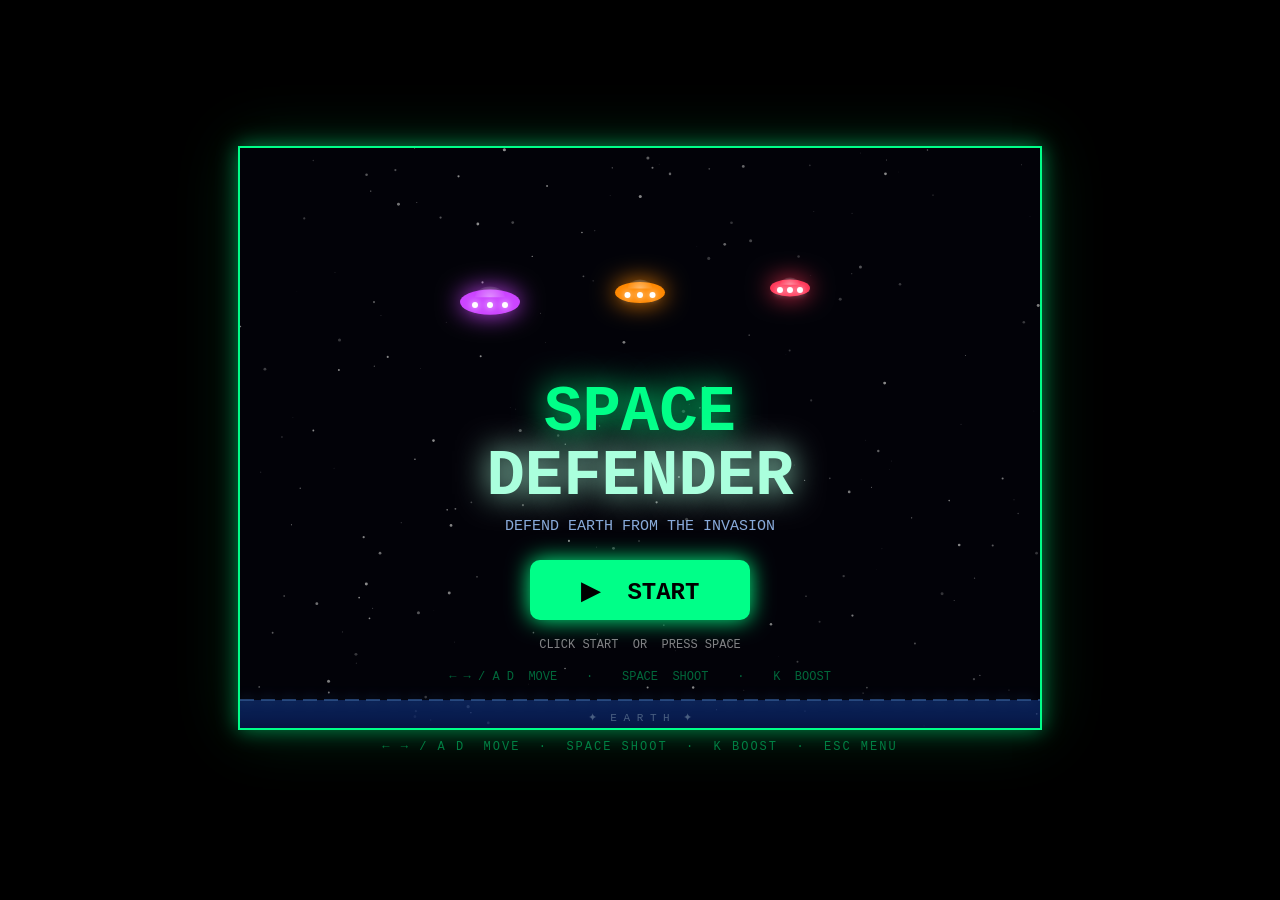
<file: ydl_week1/day1/space_defender.html>
<!DOCTYPE html>
<html lang="en">
<head>
    <meta charset="UTF-8">
    <meta name="viewport" content="width=device-width, initial-scale=1.0">
    <title>Space Defender</title>
    <style>
        * { margin: 0; padding: 0; box-sizing: border-box; }
        body {
            background: #000;
            display: flex;
            flex-direction: column;
            align-items: center;
            justify-content: center;
            min-height: 100vh;
            overflow: hidden;
            font-family: 'Courier New', Courier, monospace;
            user-select: none;
        }
        canvas {
            display: block;
            border: 2px solid #00ff88;
            box-shadow: 0 0 20px rgba(0,255,136,0.5), 0 0 60px rgba(0,255,136,0.15);
        }
        #controls {
            margin-top: 10px;
            color: rgba(0,255,136,0.45);
            font-size: 12px;
            letter-spacing: 2px;
        }
    </style>
</head>
<body>
<canvas id="g"></canvas>
<div id="controls">← → / A D &nbsp;MOVE &nbsp;·&nbsp; SPACE SHOOT &nbsp;·&nbsp; K BOOST &nbsp;·&nbsp; ESC MENU</div>
<script>
/* ================================================================
   SPACE DEFENDER — Retro Arcade Space Shooter
   Single HTML file, no external dependencies.
   Controls: Arrow keys / A-D to move, Space to shoot, K to boost.
================================================================ */

// ── Canvas ───────────────────────────────────────────────────────
const cvs = document.getElementById('g');
const ctx = cvs.getContext('2d');
cvs.width  = 800;
cvs.height = 580;

// ── Synthesised Audio (no external files) ────────────────────────
let AC;
try { AC = new (window.AudioContext || window.webkitAudioContext)(); } catch (e) {}

const MASTER_VOL = 0.4; // global loudness scaler (0 = silent, 1 = original)

function tone(freq, wave, dur, vol = 0.22) {
    if (!AC) return;
    try {
        if (AC.state === 'suspended') AC.resume();
        const o = AC.createOscillator();
        const g = AC.createGain();
        o.connect(g); g.connect(AC.destination);
        o.type = wave;
        o.frequency.setValueAtTime(freq, AC.currentTime);
        o.frequency.exponentialRampToValueAtTime(freq * 0.15, AC.currentTime + dur);
        g.gain.setValueAtTime(vol * MASTER_VOL, AC.currentTime);
        g.gain.exponentialRampToValueAtTime(0.001, AC.currentTime + dur);
        o.start(); o.stop(AC.currentTime + dur);
    } catch (e) {}
}

const SFX = {
    shoot   : () => tone(880, 'square',   0.07, 0.15),
    kill    : () => tone(200, 'sawtooth', 0.22, 0.28),
    hit     : () => tone(440, 'sawtooth', 0.10, 0.18),
    breach  : () => { tone(120, 'square', 0.4, 0.35); tone(100, 'square', 0.55, 0.3); },
    over    : () => { tone(200,'sawtooth',0.5,0.4); setTimeout(()=>tone(150,'sawtooth',0.6,0.4),500); },
    boost   : () => { tone(523,'square',0.18,0.28);
                      setTimeout(()=>tone(784,'square',0.22,0.26),70);
                      setTimeout(()=>tone(1047,'square',0.30,0.24),150); },
    ufo     : () => { tone(700,'sine',0.12,0.14); setTimeout(()=>tone(900,'sine',0.12,0.14),130); },
    overheat: () => tone(130,'sawtooth',0.40,0.25)
};

// ── Game State ───────────────────────────────────────────────────
let phase      = 'start';   // 'start' | 'playing' | 'paused' | 'gameover'
let score      = 0;
let hp         = 100;
let tick       = 0;
let frame      = 0;         // always-incrementing counter for cosmetic animation
let shake      = 0;         // screen-shake countdown (frames)
let earthFlash = 0;         // red horizon flash countdown (frames)
let btnBounds  = null;      // game-over restart button rect for hit-test
let menuBtns   = [];        // clickable areas inside the pause menu
let menuSliders= [];        // draggable sliders inside the pause menu
let startBtn   = null;      // title-screen START button rect

// ── Weapon Overheat ──────────────────────────────────────────────
const HEAT_PER_SHOT = 0.12; // heat added per shot (0–1 scale)
const HEAT_COOL     = 0.006;// heat shed per frame
const HEAT_RECOVER  = 0.40; // overheat clears once heat drops to here
let heat       = 0;
let overheated = false;

// ── Boost Mode ───────────────────────────────────────────────────
const BOOST_REQ = 5;        // kills needed to earn one boost charge
const BOOST_MAX = 3;        // max stored charges
let boostKills  = 0;        // kills toward the next charge
let boostCharges= 0;        // charges available
let boostFlash  = 0;        // shockwave animation countdown

// ── Bonus UFO ────────────────────────────────────────────────────
let ufo = null;

// ── Starfield ────────────────────────────────────────────────────
const STARS = Array.from({ length: 200 }, () => ({
    x : Math.random() * cvs.width,
    y : Math.random() * cvs.height,
    r : Math.random() * 1.4 + 0.2,
    ph: Math.random() * Math.PI * 2,
    sp: Math.random() * 0.025 + 0.008
}));

// ── Player ───────────────────────────────────────────────────────
const P = { x: cvs.width / 2, y: cvs.height - 60, w: 48, h: 38, vx: 0 };

// ── Movement (slider-driven) ─────────────────────────────────────
// moveResponse 0 = floaty drift · 1 = snappy. moveSpeed scales the cap.
let moveResponse = 0.40;
let moveSpeed    = 0.62;

function moveParams() {
    return {
        accel   : 0.5  + moveResponse * 5.5,  // 0.50 .. 6.00
        friction: 0.94 - moveResponse * 0.44, // 0.94 .. 0.50
        maxSpd  : 3.5  + moveSpeed    * 5.5    // 3.50 .. 9.00
    };
}

// ── Keyboard ─────────────────────────────────────────────────────
const keys = {};
window.addEventListener('keydown', e => {
    keys[e.code] = true;
    if (e.code === 'Space') e.preventDefault();
    // Title screen: Space or Enter begins the game
    if (phase === 'start' && (e.code === 'Space' || e.code === 'Enter')) {
        startGame(); return;
    }
    // Escape toggles the pause menu (only while in a run)
    if (e.code === 'Escape' && (phase === 'playing' || phase === 'paused')) {
        phase        = phase === 'playing' ? 'paused' : 'playing';
        menuBtns     = [];
        menuSliders  = [];
        dragSliderId = null;
    }
    // K fires the screen-clearing boost (edge-triggered, no key-repeat)
    if (e.code === 'KeyK' && !e.repeat) tryBoost();
});
window.addEventListener('keyup', e => { keys[e.code] = false; });

// ── Bullets ──────────────────────────────────────────────────────
let bullets  = [];
let lastShot = 0;
const SHOT_CD = 210; // ms cooldown between shots

function shoot() {
    if (overheated) return;            // weapon locked while cooling
    const now = performance.now();
    if (now - lastShot < SHOT_CD) return;
    lastShot = now;
    bullets.push({ x: P.x, y: P.y - 22, vy: -12, w: 4, h: 16 });
    SFX.shoot();
    heat = Math.min(1, heat + HEAT_PER_SHOT);
    if (heat >= 1) { overheated = true; SFX.overheat(); }
}

// ── Boost Activation ─────────────────────────────────────────────
function tryBoost() {
    if (phase !== 'playing' || boostCharges <= 0) return;
    boostCharges--;
    boostFlash = 22;
    shake      = 18;
    // Vaporise every alien currently on screen, awarding their points
    aliens.forEach(a => { score += a.pts; burst(a.x, a.y, a.color, 22); });
    aliens = [];
    if (ufo) { score += ufo.pts; burst(ufo.x, ufo.y, ufo.color, 30); ufo = null; }
    SFX.boost();
}

// ── Alien Definitions ────────────────────────────────────────────
// [color, radius, baseSpeed, maxHP, pointsPerKill]
const ALIEN_DEFS = [
    ['#ff3355', 20, 1.15, 1, 10],  // red — basic
    ['#ff8800', 25, 0.88, 2, 25],  // orange — medium
    ['#cc44ff', 30, 0.68, 3, 50],  // purple — heavy
];

let aliens = [];

function spawnAlien() {
    const wave = Math.floor(score / 200);
    const roll = Math.random();
    // Harder alien types unlock as the score (wave) rises
    const idx = (wave >= 4 && roll < 0.25) ? 2
              : (wave >= 2 && roll < 0.45) ? 1 : 0;

    const [color, r, baseSpd, maxHp, pts] = ALIEN_DEFS[idx];
    const speedBoost = 1 + score / 1600; // gradual speed scaling

    aliens.push({
        x   : r + Math.random() * (cvs.width - r * 2),
        y   : -r - 5,
        r, color, pts,
        hp  : maxHp, maxHp,
        vy  : baseSpd * speedBoost,
        ph  : Math.random() * Math.PI * 2  // wobble phase
    });
}

// Frames between spawns — compresses as score rises
function spawnEvery() {
    return Math.max(25, 105 - Math.floor(score / 75) * 4);
}

// ── Bonus UFO ────────────────────────────────────────────────────
function spawnUfo() {
    const dir = Math.random() < 0.5 ? 1 : -1;
    ufo = {
        dir,
        x  : dir > 0 ? -50 : cvs.width + 50,
        y  : 78 + Math.random() * 46,
        r  : 26,
        vx : dir * 3.4,
        color: '#ffd11a',
        pts: 150,
        hp : 2, maxHp: 2,
        ph : 0
    };
    SFX.ufo();
}

// ── Particles ────────────────────────────────────────────────────
let particles = [];

function burst(x, y, color, n = 16) {
    for (let i = 0; i < n; i++) {
        const a  = Math.random() * Math.PI * 2;
        const sp = Math.random() * 4.5 + 1;
        particles.push({
            x, y,
            vx   : Math.cos(a) * sp,
            vy   : Math.sin(a) * sp,
            life : 1.0,
            decay: 0.016 + Math.random() * 0.026,
            r    : Math.random() * 4 + 2,
            color
        });
    }
}

// ── Reset ────────────────────────────────────────────────────────
function reset() {
    score = 0; hp = 100; tick = 0; shake = 0; earthFlash = 0;
    phase = 'playing'; lastShot = 0; btnBounds = null;
    bullets = []; aliens = []; particles = [];
    heat = 0; overheated = false;
    boostKills = 0; boostCharges = 0; boostFlash = 0;
    ufo = null;
    P.x = cvs.width / 2; P.vx = 0;
}

// ── Begin a fresh run from the title screen ──────────────────────
function startGame() {
    if (AC && AC.state === 'suspended') AC.resume();
    reset(); // sets phase to 'playing'
}

// ── Pointer helpers ──────────────────────────────────────────────
function toCanvasCoords(e) {
    const rect = cvs.getBoundingClientRect();
    return {
        mx: (e.clientX - rect.left) * (cvs.width  / rect.width),
        my: (e.clientY - rect.top)  * (cvs.height / rect.height)
    };
}

let dragSliderId = null;
let dragTrack    = null;

function setSliderValue(id, t) {
    t = Math.max(0, Math.min(1, t));
    if      (id === 'response') moveResponse = t;
    else if (id === 'speed')    moveSpeed    = t;
}

// ── Click handler (game-over restart + pause menu buttons) ───────
cvs.addEventListener('click', e => {
    const { mx, my } = toCanvasCoords(e);

    if (phase === 'start' && startBtn &&
        mx >= startBtn.x && mx <= startBtn.x + startBtn.w &&
        my >= startBtn.y && my <= startBtn.y + startBtn.h) {
        startGame(); return;
    }

    if (phase === 'gameover' && btnBounds &&
        mx >= btnBounds.x && mx <= btnBounds.x + btnBounds.w &&
        my >= btnBounds.y && my <= btnBounds.y + btnBounds.h) {
        reset(); return;
    }

    if (phase === 'paused') {
        for (const btn of menuBtns) {
            if (mx >= btn.x && mx <= btn.x + btn.w &&
                my >= btn.y && my <= btn.y + btn.h) { btn.action(); return; }
        }
    }
});

// ── Slider dragging (pause menu) ─────────────────────────────────
cvs.addEventListener('mousedown', e => {
    if (phase !== 'paused') return;
    const { mx, my } = toCanvasCoords(e);
    for (const s of menuSliders) {
        if (mx >= s.x - 12 && mx <= s.x + s.w + 12 &&
            my >= s.y - 14 && my <= s.y + 14) {
            dragSliderId = s.id;
            dragTrack    = { x: s.x, w: s.w };
            setSliderValue(s.id, (mx - s.x) / s.w);
            e.preventDefault();
            return;
        }
    }
});
window.addEventListener('mouseup', () => { dragSliderId = null; dragTrack = null; });

// ── Hover cursor + live drag (game-over + pause menu) ────────────
cvs.addEventListener('mousemove', e => {
    const { mx, my } = toCanvasCoords(e);
    if (dragSliderId && dragTrack) {
        setSliderValue(dragSliderId, (mx - dragTrack.x) / dragTrack.w);
    }
    const inBtn    = (b) => mx >= b.x && mx <= b.x + b.w && my >= b.y && my <= b.y + b.h;
    const inSlider = (s) => mx >= s.x - 12 && mx <= s.x + s.w + 12 && my >= s.y - 14 && my <= s.y + 14;
    const over = (btnBounds && inBtn(btnBounds)) || menuBtns.some(inBtn) || menuSliders.some(inSlider)
              || (phase === 'start' && startBtn && inBtn(startBtn));
    cvs.style.cursor = over ? 'pointer' : 'default';
});

// ── Render helpers ───────────────────────────────────────────────
const glow   = (c, b) => { ctx.shadowColor = c; ctx.shadowBlur = b; };
const noGlow = ()     => { ctx.shadowBlur  = 0; };

// ── Draw: Background & Stars ─────────────────────────────────────
function drawBg() {
    ctx.fillStyle = '#03030f';
    ctx.fillRect(0, 0, cvs.width, cvs.height);
    STARS.forEach(s => {
        const a = 0.35 + 0.65 * (0.5 + 0.5 * Math.sin(frame * s.sp + s.ph));
        ctx.fillStyle = `rgba(255,255,255,${a.toFixed(2)})`;
        ctx.beginPath();
        ctx.arc(s.x, s.y, s.r, 0, Math.PI * 2);
        ctx.fill();
    });
}

// ── Draw: Earth Horizon ──────────────────────────────────────────
function drawEarth() {
    const ey = cvs.height - 28;
    const fi = earthFlash / 20; // 0–1 flash intensity

    const g = ctx.createLinearGradient(0, ey, 0, cvs.height);
    g.addColorStop(0, `rgba(${Math.round(30 + 220 * fi)},${Math.round(100 * (1 - fi))},255,0.55)`);
    g.addColorStop(1, `rgba(${Math.round(10 + 180 * fi)},${Math.round(40  * (1 - fi))},130,0.90)`);
    ctx.fillStyle = g;
    ctx.fillRect(0, ey, cvs.width, 28);

    const lc = earthFlash > 0 ? '#ff4444' : '#5599ff';
    glow(lc, 12);
    ctx.strokeStyle = lc;
    ctx.lineWidth   = 1.5;
    ctx.setLineDash([14, 7]);
    ctx.beginPath(); ctx.moveTo(0, ey); ctx.lineTo(cvs.width, ey);
    ctx.stroke();
    ctx.setLineDash([]);
    noGlow();

    ctx.fillStyle = earthFlash > 0 ? 'rgba(255,180,180,0.9)' : 'rgba(160,200,255,0.80)';
    ctx.font      = '11px Courier New';
    ctx.textAlign = 'center';
    ctx.fillText('✦  E A R T H  ✦', cvs.width / 2, cvs.height - 7);
    ctx.textAlign = 'left';
}

// ── Draw: Player Ship ────────────────────────────────────────────
function drawPlayer() {
    const { x, y, w, h } = P;

    const fl = 9 + Math.sin(tick * 0.3) * 4;
    const fg = ctx.createRadialGradient(x, y + h / 2 + 3, 0, x, y + h / 2 + 3, fl + 6);
    fg.addColorStop(0,   'rgba(255,220,60,0.95)');
    fg.addColorStop(0.5, 'rgba(255,100,0,0.5)');
    fg.addColorStop(1,   'rgba(255,30,0,0)');
    ctx.fillStyle = fg;
    ctx.beginPath();
    ctx.ellipse(x, y + h / 2 + 3, 7, fl, 0, 0, Math.PI * 2);
    ctx.fill();

    glow('#00ff88', 20);
    ctx.fillStyle = '#00ff88';
    ctx.beginPath();
    ctx.moveTo(x,            y - h / 2);
    ctx.lineTo(x - w / 2,    y + h / 2);
    ctx.lineTo(x - w / 3.5,  y + h / 5);
    ctx.lineTo(x,             y + h / 3);
    ctx.lineTo(x + w / 3.5,  y + h / 5);
    ctx.lineTo(x + w / 2,    y + h / 2);
    ctx.closePath();
    ctx.fill();
    noGlow();

    ctx.fillStyle = 'rgba(180,255,240,0.88)';
    ctx.beginPath();
    ctx.ellipse(x, y - 3, 7, 10, 0, 0, Math.PI * 2);
    ctx.fill();

    ctx.fillStyle = 'rgba(255,255,255,0.20)';
    ctx.beginPath();
    ctx.moveTo(x, y - h / 2 + 4);
    ctx.lineTo(x - 7, y + 3);
    ctx.lineTo(x + 7, y + 3);
    ctx.closePath();
    ctx.fill();
}

// ── Draw: Alien Saucer ───────────────────────────────────────────
function drawAlien(a) {
    ctx.save();
    ctx.translate(a.x, a.y);

    glow(a.color, 24);
    ctx.fillStyle = a.color;
    ctx.beginPath();
    ctx.ellipse(0, 0, a.r, a.r * 0.42, 0, 0, Math.PI * 2);
    ctx.fill();
    noGlow();

    const dg = ctx.createRadialGradient(0, -a.r * 0.14, 0, 0, -a.r * 0.14, a.r * 0.55);
    dg.addColorStop(0, 'rgba(255,255,255,0.40)');
    dg.addColorStop(1, 'rgba(255,255,255,0)');
    ctx.fillStyle = dg;
    ctx.beginPath();
    ctx.ellipse(0, -a.r * 0.16, a.r * 0.5, a.r * 0.36, 0, Math.PI, 0);
    ctx.fill();

    glow('#fff', 7);
    ctx.fillStyle = '#ffffff';
    for (const lx of [-a.r * 0.5, 0, a.r * 0.5]) {
        ctx.beginPath();
        ctx.arc(lx, a.r * 0.1, 3, 0, Math.PI * 2);
        ctx.fill();
    }
    noGlow();

    if (a.maxHp > 1) {
        const bw = a.r * 2.4, bx = -bw / 2, by = a.r * 0.72;
        ctx.fillStyle = 'rgba(0,0,0,0.55)';
        ctx.fillRect(bx, by, bw, 5);
        ctx.fillStyle = a.hp / a.maxHp > 0.5 ? '#44ff44' : '#ff4444';
        ctx.fillRect(bx, by, bw * (a.hp / a.maxHp), 5);
    }

    ctx.restore();
}

// ── Draw: Bonus UFO ──────────────────────────────────────────────
function drawUfo() {
    if (!ufo) return;
    const a = ufo;
    const pulse = 0.5 + 0.5 * Math.sin(tick * 0.2);

    ctx.save();
    ctx.translate(a.x, a.y);

    // Saucer body
    glow(a.color, 24 + pulse * 14);
    ctx.fillStyle = a.color;
    ctx.beginPath();
    ctx.ellipse(0, 0, a.r, a.r * 0.4, 0, 0, Math.PI * 2);
    ctx.fill();
    noGlow();

    // Magenta dome
    const dg = ctx.createRadialGradient(0, -a.r * 0.2, 0, 0, -a.r * 0.2, a.r * 0.6);
    dg.addColorStop(0, 'rgba(255,120,255,0.9)');
    dg.addColorStop(1, 'rgba(255,120,255,0)');
    ctx.fillStyle = dg;
    ctx.beginPath();
    ctx.ellipse(0, -a.r * 0.18, a.r * 0.55, a.r * 0.42, 0, Math.PI, 0);
    ctx.fill();

    // Chasing rainbow running lights
    const lights = ['#ff4d4d', '#4dff4d', '#4d4dff', '#ffff4d'];
    glow('#fff', 8);
    for (let i = 0; i < 5; i++) {
        const lx = -a.r * 0.7 + i * (a.r * 0.35);
        ctx.fillStyle = lights[(i + Math.floor(tick / 6)) % lights.length];
        ctx.beginPath();
        ctx.arc(lx, a.r * 0.12, 3, 0, Math.PI * 2);
        ctx.fill();
    }
    noGlow();

    if (a.hp < a.maxHp) {
        const bw = a.r * 2.2, bx = -bw / 2, by = a.r * 0.7;
        ctx.fillStyle = 'rgba(0,0,0,0.55)';
        ctx.fillRect(bx, by, bw, 4);
        ctx.fillStyle = '#ffd11a';
        ctx.fillRect(bx, by, bw * (a.hp / a.maxHp), 4);
    }

    ctx.restore();

    // Floating value label
    glow(a.color, 10);
    ctx.fillStyle = a.color;
    ctx.font      = 'bold 12px Courier New';
    ctx.textAlign = 'center';
    ctx.fillText('+' + a.pts, a.x, a.y - a.r * 0.7 - 6);
    noGlow();
    ctx.textAlign = 'left';
}

// ── Draw: Laser Bullet ───────────────────────────────────────────
function drawBullet(b) {
    glow('#ffff00', 14);
    ctx.fillStyle = '#ffee00';
    ctx.fillRect(b.x - b.w / 2, b.y - b.h / 2, b.w, b.h);
    ctx.fillStyle = '#ffffff';
    ctx.fillRect(b.x - 1, b.y - b.h / 2 + 2, 2, b.h - 4);
    noGlow();
}

// ── Draw: Particle Debris ────────────────────────────────────────
function drawParticles() {
    particles.forEach(p => {
        ctx.globalAlpha = p.life;
        glow(p.color, 7);
        ctx.fillStyle = p.color;
        ctx.beginPath();
        ctx.arc(p.x, p.y, p.r * p.life, 0, Math.PI * 2);
        ctx.fill();
        noGlow();
    });
    ctx.globalAlpha = 1;
}

// ── Draw: Boost Shockwave ────────────────────────────────────────
function drawBoostFlash() {
    if (boostFlash <= 0) return;
    const t = boostFlash / 22;
    ctx.fillStyle = `rgba(0,255,136,${(t * 0.35).toFixed(3)})`;
    ctx.fillRect(0, 0, cvs.width, cvs.height);

    const maxR = Math.hypot(cvs.width, cvs.height) * 0.7;
    const rr   = (1 - t) * maxR;
    glow('#00ff88', 20);
    ctx.strokeStyle = `rgba(120,255,200,${(t * 0.8).toFixed(3)})`;
    ctx.lineWidth   = 6;
    ctx.beginPath();
    ctx.arc(P.x, P.y, rr, 0, Math.PI * 2);
    ctx.stroke();
    noGlow();
}

// ── Draw: HUD ────────────────────────────────────────────────────
function drawHUD() {
    ctx.fillStyle = 'rgba(0,0,0,0.68)';
    ctx.fillRect(0, 0, cvs.width, 50);
    glow('#00ff88', 4);
    ctx.strokeStyle = 'rgba(0,255,136,0.30)';
    ctx.lineWidth   = 1;
    ctx.beginPath(); ctx.moveTo(0, 50); ctx.lineTo(cvs.width, 50); ctx.stroke();
    noGlow();

    // Score (left)
    glow('#ffff00', 15);
    ctx.fillStyle   = '#ffff00';
    ctx.font        = 'bold 22px Courier New';
    ctx.textAlign   = 'left';
    ctx.fillText(`SCORE  ${score}`, 18, 33);
    noGlow();

    // Wave (centre)
    const wave = Math.floor(score / 200) + 1;
    glow('#aa88ff', 10);
    ctx.fillStyle   = '#aa88ff';
    ctx.font        = 'bold 15px Courier New';
    ctx.textAlign   = 'center';
    ctx.fillText(`WAVE ${wave}`, cvs.width / 2, 31);
    noGlow();

    // ── HP bar (right, top row) ──
    ctx.fillStyle   = '#cccccc';
    ctx.font        = 'bold 12px Courier New';
    ctx.textAlign   = 'right';
    ctx.fillText('HP', cvs.width - 166, 18);

    const bx = cvs.width - 160, by = 8, bw = 146, bh = 15;
    ctx.fillStyle = 'rgba(255,255,255,0.1)';
    ctx.fillRect(bx, by, bw, bh);

    const ratio   = Math.max(0, hp / 100);
    const hpColor = ratio > 0.55 ? '#22ee55' : ratio > 0.28 ? '#ffaa00' : '#ff2244';
    glow(hpColor, 12);
    ctx.fillStyle = hpColor;
    ctx.fillRect(bx, by, bw * ratio, bh);
    noGlow();

    ctx.fillStyle   = '#ffffff';
    ctx.font        = 'bold 10px Courier New';
    ctx.textAlign   = 'center';
    ctx.fillText(`${hp} / 100`, bx + bw / 2, by + 11);

    // ── HEAT bar (right, bottom row) ──
    ctx.fillStyle = overheated ? '#ff5555' : '#9fd8ff';
    ctx.font      = 'bold 11px Courier New';
    ctx.textAlign = 'right';
    ctx.fillText('HEAT', cvs.width - 166, 40);

    const hbx = cvs.width - 160, hby = 30, hbw = 146, hbh = 12;
    ctx.fillStyle = 'rgba(255,255,255,0.1)';
    ctx.fillRect(hbx, hby, hbw, hbh);

    let hc = overheated ? '#ff3322'
           : heat > 0.7 ? '#ff8800'
           : heat > 0.4 ? '#ffd11a' : '#22ddff';
    if (overheated && tick % 10 < 5) hc = '#ff8888';
    glow(hc, 10);
    ctx.fillStyle = hc;
    ctx.fillRect(hbx, hby, hbw * heat, hbh);
    noGlow();

    if (overheated) {
        ctx.fillStyle = '#ffdddd';
        ctx.font      = 'bold 9px Courier New';
        ctx.textAlign = 'center';
        ctx.fillText('OVERHEAT', hbx + hbw / 2, hby + 9);
    }

    ctx.textAlign = 'left';
}

// ── Draw: Boost Meter (bottom-left) ──────────────────────────────
function drawBoostHUD() {
    const x = 16, y = cvs.height - 86;
    const ready = boostCharges > 0;

    ctx.textAlign = 'left';
    ctx.font      = 'bold 12px Courier New';
    if (ready) glow('#00ff88', 8);
    ctx.fillStyle = ready ? '#00ff88' : 'rgba(160,200,255,0.6)';
    ctx.fillText('BOOST', x, y);
    noGlow();

    const pip = 14, gap = 6;
    for (let i = 0; i < BOOST_MAX; i++) {
        const lit = i < boostCharges;
        const pxp = x + i * (pip + gap), pyp = y + 8;
        if (lit) {
            glow('#00ff88', 10);
            ctx.fillStyle = '#00ff88';
            ctx.beginPath(); ctx.roundRect(pxp, pyp, pip, pip, 3); ctx.fill();
            noGlow();
        } else {
            ctx.strokeStyle = 'rgba(0,255,136,0.25)';
            ctx.lineWidth   = 1.5;
            ctx.beginPath(); ctx.roundRect(pxp, pyp, pip, pip, 3); ctx.stroke();
        }
    }

    // Progress toward the next charge
    const barX = x, barY = y + 30, barW = BOOST_MAX * (pip + gap) - gap, barH = 5;
    ctx.fillStyle = 'rgba(255,255,255,0.1)';
    ctx.fillRect(barX, barY, barW, barH);
    ctx.fillStyle = 'rgba(0,255,136,0.7)';
    ctx.fillRect(barX, barY, barW * (boostKills / BOOST_REQ), barH);

    if (ready) {
        glow('#00ff88', 6);
        ctx.fillStyle = '#00ff88';
        ctx.font      = 'bold 11px Courier New';
        ctx.fillText('PRESS [K]', x + BOOST_MAX * (pip + gap) + 6, y + 11);
        noGlow();
    }
}

// ── Draw: Game-Over Overlay ──────────────────────────────────────
function drawGameOver() {
    ctx.fillStyle = 'rgba(0,0,0,0.75)';
    ctx.fillRect(0, 0, cvs.width, cvs.height);

    const pw = 440, ph = 285;
    const px = cvs.width / 2 - pw / 2;
    const py = cvs.height / 2 - ph / 2;

    ctx.fillStyle = 'rgba(4,7,26,0.97)';
    glow('#ff3355', 40);
    ctx.strokeStyle = '#ff3355';
    ctx.lineWidth   = 2.5;
    ctx.beginPath();
    ctx.roundRect(px, py, pw, ph, 14);
    ctx.fill(); ctx.stroke();
    noGlow();

    glow('#ff3355', 30);
    ctx.fillStyle   = '#ff3355';
    ctx.font        = 'bold 54px Courier New';
    ctx.textAlign   = 'center';
    ctx.fillText('GAME OVER', cvs.width / 2, py + 74);
    noGlow();

    glow('#ffff00', 15);
    ctx.fillStyle = '#ffff00';
    ctx.font      = 'bold 28px Courier New';
    ctx.fillText(`SCORE  ${score}`, cvs.width / 2, py + 128);
    noGlow();

    const rank = score >= 1000 ? '★ LEGENDARY DEFENDER ★'
               : score >= 500  ? '✦ ELITE PILOT ✦'
               : score >= 200  ? 'SOLID EFFORT, COMMANDER'
               :                 'EARTH NEEDS A BETTER HERO';
    ctx.fillStyle = '#888888';
    ctx.font      = '14px Courier New';
    ctx.fillText(rank, cvs.width / 2, py + 165);

    const rx = cvs.width / 2 - 105;
    const ry = py + 195;
    const rw = 210, rh = 55;
    glow('#00ff88', 20);
    ctx.fillStyle = '#00ff88';
    ctx.beginPath();
    ctx.roundRect(rx, ry, rw, rh, 10);
    ctx.fill();
    noGlow();
    ctx.fillStyle = '#000000';
    ctx.font      = 'bold 20px Courier New';
    ctx.fillText('▶  PLAY AGAIN', cvs.width / 2, ry + 36);

    btnBounds  = { x: rx, y: ry, w: rw, h: rh };
    ctx.textAlign = 'left';
}

// ── Draw: Title / Start Screen ───────────────────────────────────
function drawStart() {
    // Soft veil so the starfield stays visible behind the title
    ctx.fillStyle = 'rgba(0,0,0,0.45)';
    ctx.fillRect(0, 0, cvs.width, cvs.height);

    const cx = cvs.width / 2;

    // Decorative bobbing saucers (one of each alien type)
    [ALIEN_DEFS[2], ALIEN_DEFS[1], ALIEN_DEFS[0]].forEach((d, i) => {
        const [color, r] = d;
        const ax = cx - 150 + i * 150;
        const ay = 150 + Math.sin(frame * 0.04 + i) * 10;
        drawAlien({ x: ax, y: ay, r, color, maxHp: 1, hp: 1 });
    });

    // Title — two-tone
    ctx.textAlign = 'center';
    glow('#00ff88', 32);
    ctx.fillStyle = '#00ff88';
    ctx.font = 'bold 64px Courier New';
    ctx.fillText('SPACE', cx, 282);
    glow('#aaffdd', 32);
    ctx.fillStyle = '#aaffdd';
    ctx.fillText('DEFENDER', cx, 346);
    noGlow();

    // Tagline
    ctx.fillStyle = 'rgba(160,200,255,0.85)';
    ctx.font = '15px Courier New';
    ctx.fillText('DEFEND EARTH FROM THE INVASION', cx, 382);

    // START button
    const bw = 220, bh = 60, bx = cx - bw / 2, by = 412;
    glow('#00ff88', 22);
    ctx.fillStyle = '#00ff88';
    ctx.beginPath(); ctx.roundRect(bx, by, bw, bh, 10); ctx.fill();
    noGlow();
    ctx.fillStyle = '#000000';
    ctx.font = 'bold 24px Courier New';
    ctx.fillText('▶  START', cx, by + 39);
    startBtn = { x: bx, y: by, w: bw, h: bh };

    // Blinking prompt
    if (Math.floor(frame / 30) % 2 === 0) {
        ctx.fillStyle = 'rgba(255,255,255,0.5)';
        ctx.font = '12px Courier New';
        ctx.fillText('CLICK START  OR  PRESS SPACE', cx, by + bh + 28);
    }

    // Controls hint
    ctx.fillStyle = 'rgba(0,255,136,0.4)';
    ctx.font = '12px Courier New';
    ctx.fillText('← → / A D  MOVE    ·    SPACE  SHOOT    ·    K  BOOST', cx, cvs.height - 48);

    ctx.textAlign = 'left';
}

// ── Draw: a single canvas slider ─────────────────────────────────
function drawSlider(x, y, w, value, id, leftLab, rightLab) {
    const trackH = 6;
    // Track background
    ctx.fillStyle = 'rgba(0,255,136,0.12)';
    ctx.beginPath(); ctx.roundRect(x, y, w, trackH, 3); ctx.fill();
    // Filled portion
    glow('#00ff88', 8);
    ctx.fillStyle = '#00ff88';
    ctx.beginPath(); ctx.roundRect(x, y, w * value, trackH, 3); ctx.fill();
    noGlow();
    // Handle
    const hx = x + w * value, hy = y + trackH / 2;
    glow('#00ff88', 12);
    ctx.fillStyle = '#eafff5';
    ctx.beginPath(); ctx.arc(hx, hy, 9, 0, Math.PI * 2); ctx.fill();
    noGlow();
    ctx.strokeStyle = '#00ff88'; ctx.lineWidth = 2;
    ctx.beginPath(); ctx.arc(hx, hy, 9, 0, Math.PI * 2); ctx.stroke();
    // End labels
    ctx.fillStyle = 'rgba(0,255,136,0.45)';
    ctx.font      = '10px Courier New';
    ctx.textAlign = 'left';  ctx.fillText(leftLab,  x,     y + 22);
    ctx.textAlign = 'right'; ctx.fillText(rightLab, x + w, y + 22);
    ctx.textAlign = 'center';

    menuSliders.push({ id, x, y: hy, w });
}

// ── Draw: Pause / Settings Menu ──────────────────────────────────
function drawMenu() {
    menuBtns    = [];
    menuSliders = [];

    ctx.fillStyle = 'rgba(0,0,0,0.72)';
    ctx.fillRect(0, 0, cvs.width, cvs.height);

    const pw = 440, ph = 312;
    const px = cvs.width / 2 - pw / 2;
    const py = cvs.height / 2 - ph / 2;

    ctx.fillStyle = 'rgba(4,7,26,0.97)';
    glow('#00ff88', 35);
    ctx.strokeStyle = '#00ff88';
    ctx.lineWidth   = 2;
    ctx.beginPath(); ctx.roundRect(px, py, pw, ph, 14);
    ctx.fill(); ctx.stroke();
    noGlow();

    glow('#00ff88', 22);
    ctx.fillStyle   = '#00ff88';
    ctx.font        = 'bold 34px Courier New';
    ctx.textAlign   = 'center';
    ctx.fillText('⏸  PAUSED', cvs.width / 2, py + 48);
    noGlow();

    ctx.strokeStyle = 'rgba(0,255,136,0.20)';
    ctx.lineWidth   = 1;
    ctx.beginPath();
    ctx.moveTo(px + 24, py + 66); ctx.lineTo(px + pw - 24, py + 66);
    ctx.stroke();

    ctx.fillStyle = '#888888';
    ctx.font      = '13px Courier New';
    ctx.fillText('SHIP MOVEMENT', cvs.width / 2, py + 90);

    const sx = cvs.width / 2 - 150, sw = 300;

    // Slider 1 — responsiveness
    ctx.fillStyle = 'rgba(0,255,136,0.75)';
    ctx.font      = 'bold 12px Courier New';
    ctx.fillText('RESPONSIVENESS', cvs.width / 2, py + 110);
    drawSlider(sx, py + 120, sw, moveResponse, 'response', 'FLOATY', 'SNAPPY');

    // Slider 2 — max speed
    ctx.fillStyle = 'rgba(0,255,136,0.75)';
    ctx.font      = 'bold 12px Courier New';
    ctx.fillText('MAX SPEED', cvs.width / 2, py + 166);
    drawSlider(sx, py + 176, sw, moveSpeed, 'speed', 'SLOW', 'FAST');

    // Resume button
    const rw = 200, rh = 46, rx = cvs.width / 2 - rw / 2, ry = py + 214;
    glow('#00ff88', 14);
    ctx.fillStyle   = 'rgba(0,255,136,0.12)';
    ctx.strokeStyle = '#00ff88';
    ctx.lineWidth   = 1.5;
    ctx.beginPath(); ctx.roundRect(rx, ry, rw, rh, 9); ctx.fill(); ctx.stroke();
    noGlow();
    ctx.fillStyle = '#00ff88';
    ctx.font      = 'bold 18px Courier New';
    ctx.fillText('▶  RESUME', cvs.width / 2, ry + 30);
    menuBtns.push({ x: rx, y: ry, w: rw, h: rh,
        action: () => { phase = 'playing'; menuBtns = []; menuSliders = []; dragSliderId = null; } });

    ctx.fillStyle = 'rgba(255,255,255,0.22)';
    ctx.font      = '12px Courier New';
    ctx.fillText('drag sliders  ·  ESC to resume', cvs.width / 2, py + ph - 14);

    ctx.textAlign = 'left';
}

// ── Game Logic ───────────────────────────────────────────────────
function update() {
    tick++;

    // Player movement — derived from slider settings
    const mp = moveParams();
    if (keys['ArrowLeft'] || keys['KeyA'])       P.vx -= mp.accel;
    else if (keys['ArrowRight'] || keys['KeyD']) P.vx += mp.accel;
    else                                         P.vx *= mp.friction;

    P.vx = Math.max(-mp.maxSpd, Math.min(mp.maxSpd, P.vx));
    P.x  = Math.max(P.w / 2, Math.min(cvs.width - P.w / 2, P.x + P.vx));

    // Auto-fire while Space held (cooldown- and heat-gated inside shoot())
    if (keys['Space']) shoot();

    // Move bullets upward
    bullets.forEach(b => { b.y += b.vy; });
    bullets = bullets.filter(b => b.y > -b.h);

    // Move aliens — descend + gentle horizontal wobble
    aliens.forEach(a => {
        a.y += a.vy;
        a.x += Math.sin(tick * 0.04 + a.ph) * 0.75;
        a.x  = Math.max(a.r, Math.min(cvs.width - a.r, a.x));
    });

    // Bonus UFO — drift across the top, then despawn
    if (ufo) {
        ufo.x += ufo.vx;
        ufo.ph += 0.18;
        ufo.y  += Math.sin(ufo.ph) * 0.4;
        if ((ufo.dir > 0 && ufo.x > cvs.width + 60) ||
            (ufo.dir < 0 && ufo.x < -60)) ufo = null;
    } else if (tick > 300 && Math.random() < 0.0011) {
        spawnUfo();
    }

    // Aliens reaching Earth boundary
    const escaped = aliens.filter(a => a.y > cvs.height - 24);
    if (escaped.length) {
        escaped.forEach(a => burst(a.x, cvs.height - 28, a.color, 22));
        hp          = Math.max(0, hp - escaped.length * 10);
        shake       = 14;
        earthFlash  = 20;
        SFX.breach();
        aliens = aliens.filter(a => a.y <= cvs.height - 24);
        if (hp <= 0) { hp = 0; phase = 'gameover'; SFX.over(); return; }
    }

    // Bullet ↔ alien collision
    for (const b of bullets) {
        for (const a of aliens) {
            if (b.dead || a.dead) continue;
            const dx = b.x - a.x, dy = b.y - a.y;
            if (dx * dx + dy * dy < (a.r + b.w) * (a.r + b.w)) {
                b.dead = true;
                a.hp  -= 1;
                if (a.hp <= 0) {
                    a.dead = true;
                    score += a.pts;
                    burst(a.x, a.y, a.color, 20);
                    SFX.kill();
                    boostKills++;
                    if (boostKills >= BOOST_REQ) {
                        boostKills  -= BOOST_REQ;
                        boostCharges = Math.min(BOOST_MAX, boostCharges + 1);
                    }
                } else {
                    burst(b.x, b.y, '#ffffff', 5);
                    SFX.hit();
                }
            }
        }
    }
    bullets = bullets.filter(b => !b.dead);
    aliens  = aliens.filter(a => !a.dead);

    // Bullet ↔ UFO collision
    if (ufo) {
        for (const b of bullets) {
            if (b.dead) continue;
            const dx = b.x - ufo.x, dy = b.y - ufo.y;
            const rr = ufo.r + b.w;
            if (dx * dx + dy * dy < rr * rr) {
                b.dead = true;
                ufo.hp -= 1;
                if (ufo.hp <= 0) {
                    score += ufo.pts;
                    burst(ufo.x, ufo.y, ufo.color, 30);
                    burst(ufo.x, ufo.y, '#ffffff', 14);
                    SFX.kill();
                    boostKills++;
                    if (boostKills >= BOOST_REQ) {
                        boostKills  -= BOOST_REQ;
                        boostCharges = Math.min(BOOST_MAX, boostCharges + 1);
                    }
                    ufo = null;
                    break;
                } else {
                    burst(b.x, b.y, '#ffffff', 6);
                    SFX.hit();
                }
            }
        }
        bullets = bullets.filter(b => !b.dead);
    }

    // Age particles
    particles.forEach(p => {
        p.x += p.vx; p.y += p.vy;
        p.vx *= 0.93; p.vy *= 0.93;
        p.life -= p.decay;
    });
    particles = particles.filter(p => p.life > 0);

    // Spawn next alien
    if (tick % spawnEvery() === 0) spawnAlien();

    // Weapon cooling
    heat = Math.max(0, heat - HEAT_COOL);
    if (overheated && heat <= HEAT_RECOVER) overheated = false;

    // Decay timers
    if (shake      > 0) shake--;
    if (earthFlash > 0) earthFlash--;
    if (boostFlash > 0) boostFlash--;
}

// ── Main Loop ────────────────────────────────────────────────────
function loop() {
    frame++;

    const sx = shake ? (Math.random() - 0.5) * shake * 1.3 : 0;
    const sy = shake ? (Math.random() - 0.5) * shake * 1.3 : 0;

    ctx.save();
    ctx.translate(sx, sy);

    drawBg();
    drawEarth();

    if (phase === 'start') {
        drawStart();
    } else {
        if (phase === 'playing') update();

        bullets.forEach(drawBullet);
        aliens.forEach(drawAlien);
        drawUfo();
        drawParticles();
        drawPlayer();
        drawBoostFlash();
        drawHUD();
        drawBoostHUD();

        if (phase === 'paused')   drawMenu();
        if (phase === 'gameover') drawGameOver();
    }

    ctx.restore();
    requestAnimationFrame(loop);
}

loop();
</script>
</body>
</html>
</file>
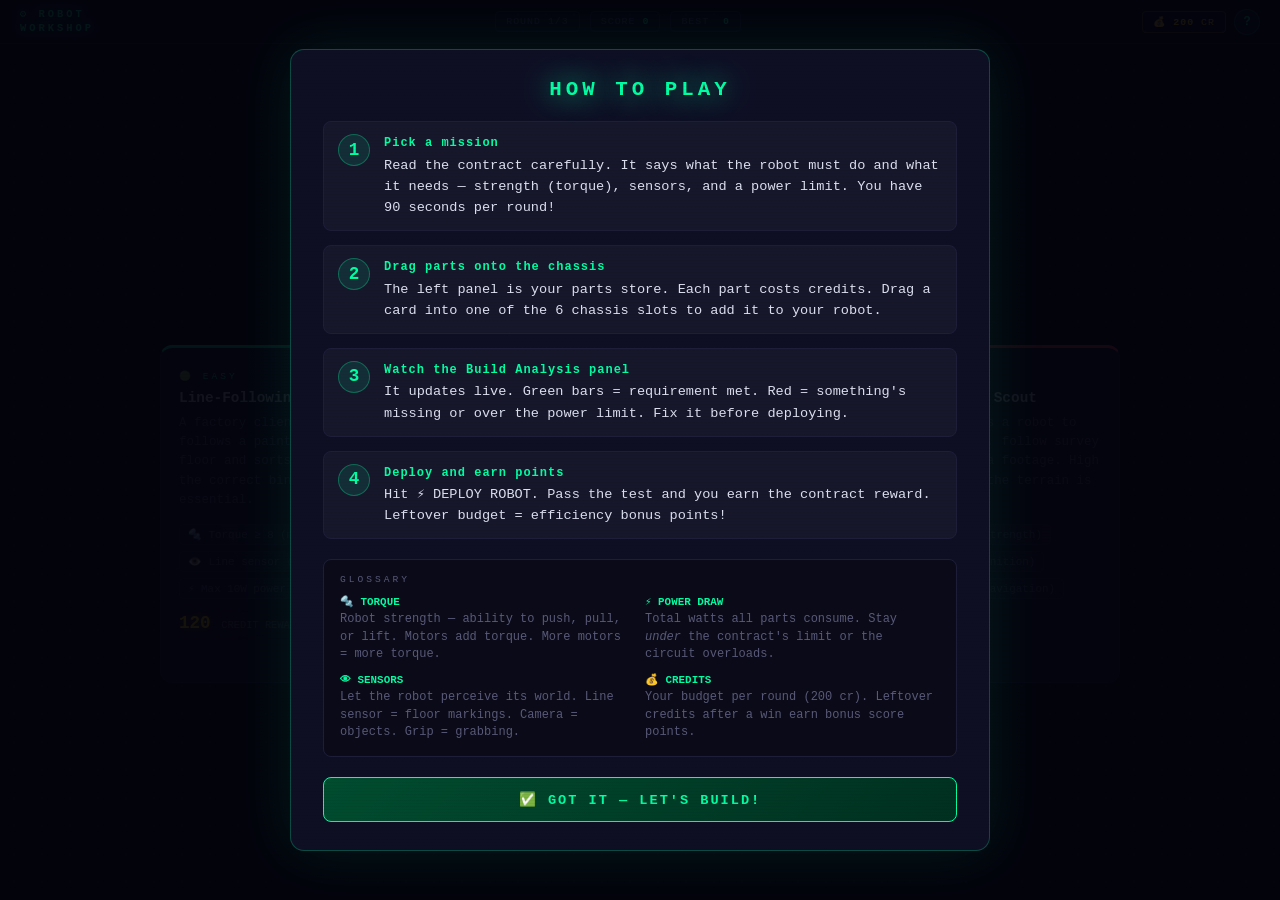
<file: ydl_week1/day1/robot_workshop/robot-workshop.html>
<!DOCTYPE html>
<html lang="en">
<head>
<meta charset="UTF-8">
<meta name="viewport" content="width=device-width, initial-scale=1.0">
<title>Robot Workshop</title>
<style>
/* ═══════════════════════════════════════════════════════════════════════
   Robot Workshop — all styles inline, no external dependencies.
   Font: system monospace (Courier New) replaces Google Fonts CDN.
   ═══════════════════════════════════════════════════════════════════════ */
:root {
  --bg:      #04040d;
  --surface: #0c0c1e;
  --panel:   #0f0f24;
  --border:  #1e1e3a;
  --accent:  #00ffa3;
  --accent2: #00ccff;
  --warn:    #ff4c4c;
  --gold:    #ffd700;
  --text:    #dde0f0;
  --muted:   #5a5a7a;
  /* Offline font stack — Courier New is on every OS */
  --font-ui:   'Courier New', 'Lucida Console', monospace;
  --font-body: 'Courier New', 'Lucida Console', monospace;
}
*,*::before,*::after { box-sizing:border-box; margin:0; padding:0; }
html { height:100%; }

body {
  min-height:100%;
  background:var(--bg);
  color:var(--text);
  font-family:var(--font-body);
  display:flex;
  flex-direction:column;
  overflow-x:hidden;
}

/* Dot-grid PCB background */
body::before {
  content:'';
  position:fixed; inset:0;
  background-image:radial-gradient(rgba(0,255,163,.07) 1px,transparent 1px);
  background-size:28px 28px;
  pointer-events:none; z-index:0;
}

/* CRT scanlines */
#scanlines {
  position:fixed; inset:0;
  background:repeating-linear-gradient(0deg,rgba(0,0,0,.04) 0px,rgba(0,0,0,.04) 1px,transparent 1px,transparent 3px);
  pointer-events:none; z-index:9998;
}

/* ── Utility ─────────────────────────────────────────────────────────── */
.hidden  { display:none !important; }
.accent  { color:var(--accent); }
.lbl     { font-size:.65rem; color:var(--muted); letter-spacing:1px; }

.phase-title {
  font-family:var(--font-ui);
  font-weight:900;
  font-size:clamp(1.1rem,3vw,1.8rem);
  color:var(--accent);
  text-shadow:0 0 30px var(--accent);
  letter-spacing:4px;
  text-align:center;
}
.phase-sub { color:var(--muted); text-align:center; font-size:.85rem; margin-top:8px; }

.panel-hdr {
  font-family:var(--font-ui);
  font-size:.65rem;
  letter-spacing:3px;
  color:var(--muted);
  padding-bottom:10px;
  border-bottom:1px solid var(--border);
  margin-bottom:12px;
}

@keyframes pulse-text { 0%,100%{opacity:1} 50%{opacity:.3} }
.pulse { animation:pulse-text 1.4s infinite; color:var(--accent); font-size:.9rem; text-align:center; padding:24px; }

/* ── HUD ─────────────────────────────────────────────────────────────── */
#hud {
  position:relative; z-index:10;
  display:flex; align-items:center; justify-content:space-between;
  padding:8px 20px;
  background:rgba(4,4,13,.9);
  border-bottom:1px solid rgba(0,255,163,.15);
  flex-shrink:0;
}
.hud-brand {
  font-family:var(--font-ui);
  font-weight:900; font-size:.65rem; letter-spacing:3px;
  color:var(--accent); text-shadow:0 0 12px var(--accent); line-height:1.3;
}
.hud-center { display:flex; gap:10px; }
.hud-pill {
  font-family:var(--font-ui); font-size:.62rem; letter-spacing:1px;
  color:var(--muted); background:rgba(255,255,255,.04);
  border:1px solid var(--border); border-radius:4px; padding:4px 10px;
}
.hud-val    { color:var(--accent); font-weight:700; }
.hud-credits{ color:var(--gold); border-color:rgba(255,215,0,.3); }
.hud-credits span { color:var(--gold); font-weight:700; }
#hud-timer-pill { border-color:rgba(255,215,0,.3); }
#hud-timer { color:var(--gold); font-weight:700; transition:color .3s; }

#help-btn {
  background:rgba(0,255,163,.1);
  border:1px solid rgba(0,255,163,.3);
  color:var(--accent);
  border-radius:50%; width:26px; height:26px;
  font-family:var(--font-ui); font-size:.75rem; font-weight:900;
  cursor:pointer; transition:all .2s; flex-shrink:0;
}
#help-btn:hover { background:rgba(0,255,163,.25); box-shadow:0 0 12px rgba(0,255,163,.3); }

#tutorial-overlay {
  position:fixed; inset:0;
  background:rgba(4,4,13,.93);
  z-index:9990;
  display:flex; align-items:center; justify-content:center; padding:16px;
}
#tutorial-box {
  background:var(--panel);
  border:1px solid rgba(0,255,163,.25);
  border-radius:14px; padding:28px 32px;
  max-width:700px; width:100%; max-height:90vh; overflow-y:auto;
  box-shadow:0 0 60px rgba(0,255,163,.1);
}
.tut-steps { margin:20px 0; display:flex; flex-direction:column; gap:14px; }
.tut-step {
  display:flex; gap:14px; align-items:flex-start;
  background:rgba(255,255,255,.03); border:1px solid var(--border);
  border-radius:8px; padding:12px 14px;
  font-size:.85rem; line-height:1.55; color:var(--text);
}
.tut-step strong { color:var(--accent); display:block; margin-bottom:2px; font-family:var(--font-ui); font-size:.75rem; letter-spacing:1px; }
.tut-num {
  font-family:var(--font-ui); font-weight:900; font-size:1.1rem; color:var(--accent);
  background:rgba(0,255,163,.1); border:1px solid rgba(0,255,163,.3);
  border-radius:50%; width:32px; height:32px;
  display:flex; align-items:center; justify-content:center; flex-shrink:0;
}
.tut-glossary {
  background:rgba(0,0,0,.3); border:1px solid var(--border);
  border-radius:8px; padding:14px 16px; margin-bottom:20px;
}
.tut-glos-title { font-family:var(--font-ui); font-size:.6rem; letter-spacing:3px; color:var(--muted); margin-bottom:10px; }
.tut-glos-grid  { display:grid; grid-template-columns:1fr 1fr; gap:10px; }
.tut-term       { display:flex; flex-direction:column; gap:3px; }
.tut-term-name  { font-family:var(--font-ui); font-size:.68rem; font-weight:700; color:var(--accent); }
.tut-term-def   { font-size:.75rem; color:var(--muted); line-height:1.45; }
#tut-close-btn {
  width:100%;
  background:linear-gradient(135deg,#004d30,#003020);
  color:var(--accent); border:1px solid var(--accent); border-radius:8px;
  padding:13px; font-family:var(--font-ui); font-size:.85rem; font-weight:700;
  letter-spacing:2px; cursor:pointer; transition:all .2s;
}
#tut-close-btn:hover { box-shadow:0 0 30px rgba(0,255,163,.3); transform:translateY(-1px); }

/* ── Contract select ─────────────────────────────────────────────────── */
#phase-contract {
  flex:1; display:flex; align-items:center; justify-content:center;
  padding:20px; position:relative; z-index:1;
}
#phase-contract-inner { width:100%; max-width:960px; }
#contract-cards-grid {
  display:grid; grid-template-columns:repeat(3,1fr); gap:16px; margin-top:28px;
}
.contract-card {
  background:var(--panel); border:1px solid var(--border); border-radius:12px;
  padding:22px 18px; cursor:pointer;
  transition:transform .2s,box-shadow .2s,border-color .2s;
  position:relative; overflow:hidden;
}
.contract-card.easy   { border-top:3px solid var(--accent); }
.contract-card.medium { border-top:3px solid var(--gold);   }
.contract-card.hard   { border-top:3px solid var(--warn);   }
.contract-card::after {
  content:''; position:absolute; inset:0; pointer-events:none;
  background:radial-gradient(ellipse at top,rgba(0,255,163,.06),transparent 70%);
}
.contract-card.medium::after { background:radial-gradient(ellipse at top,rgba(255,215,0,.06),transparent 70%); }
.contract-card.hard::after   { background:radial-gradient(ellipse at top,rgba(255,76,76,.06),transparent 70%); }
.contract-card:hover { transform:translateY(-6px); box-shadow:0 12px 40px rgba(0,255,163,.15); border-color:var(--accent); }
.contract-card.medium:hover { box-shadow:0 12px 40px rgba(255,215,0,.15); border-color:var(--gold); }
.contract-card.hard:hover   { box-shadow:0 12px 40px rgba(255,76,76,.15);  border-color:var(--warn); }
.cc-diff { font-family:var(--font-ui); font-size:.6rem; letter-spacing:3px; margin-bottom:8px; }
.easy   .cc-diff { color:var(--accent); }
.medium .cc-diff { color:var(--gold); }
.hard   .cc-diff { color:var(--warn); }
.cc-title  { font-family:var(--font-ui); font-size:.9rem; font-weight:700; margin-bottom:8px; color:var(--text); }
.cc-desc   { font-size:.78rem; color:var(--muted); line-height:1.55; margin-bottom:14px; }
.cc-reqs   { display:flex; flex-wrap:wrap; gap:6px; margin-bottom:14px; }
.cc-req-chip {
  background:rgba(255,255,255,.04); border:1px solid var(--border);
  border-radius:4px; padding:3px 8px; font-size:.68rem; color:var(--muted);
}
.cc-reward { font-family:var(--font-ui); font-size:1.1rem; font-weight:900; color:var(--gold); text-shadow:0 0 12px rgba(255,215,0,.5); }
.cc-reward span { font-size:.65rem; color:var(--muted); font-weight:400; }

/* ── Build phase ─────────────────────────────────────────────────────── */
#phase-build {
  flex:1; display:grid; grid-template-columns:230px 1fr 220px;
  gap:10px; padding:10px; position:relative; z-index:1; min-height:0;
}
#panel-parts,#panel-chassis,#panel-stats {
  background:var(--panel); border:1px solid var(--border);
  border-radius:10px; padding:14px; overflow-y:auto; position:relative;
}

/* Budget bar */
#budget-bar    { margin-bottom:14px; }
#budget-display{ font-family:var(--font-ui); font-size:1.3rem; font-weight:900; color:var(--gold); }
#budget-track  { height:4px; background:var(--border); border-radius:2px; margin-top:6px; }
#budget-fill   { height:100%; background:var(--gold); border-radius:2px; transition:width .3s,background .3s; width:100%; }

/* Part cards */
.part-card {
  background:rgba(255,255,255,.03); border:1px solid var(--border);
  border-left:3px solid var(--type-color,var(--accent));
  border-radius:8px; padding:10px 10px 8px; margin-bottom:8px;
  cursor:grab; user-select:none;
  transition:transform .15s,box-shadow .15s,border-color .15s; position:relative;
}
.part-card:hover {
  transform:translateX(4px);
  box-shadow:-4px 0 0 var(--type-color,var(--accent)),0 4px 20px rgba(0,0,0,.4);
  border-color:var(--type-color,var(--accent));
}
.part-card:active { cursor:grabbing; }
.part-card.dragging { opacity:.4; }
.part-card.too-expensive { opacity:.4; cursor:not-allowed; }
.part-card.too-expensive:hover { transform:none; box-shadow:none; }
.pc-top  { display:flex; align-items:flex-start; gap:8px; margin-bottom:6px; }
.pc-icon { font-size:1.5rem; line-height:1; flex-shrink:0; }
.pc-meta { display:flex; flex-direction:column; justify-content:center; flex:1; min-width:0; }
.pc-type { font-family:var(--font-ui); font-size:.52rem; letter-spacing:1.5px; color:var(--type-color,var(--accent)); opacity:.8; display:block; margin-bottom:1px; }
.pc-name { font-family:var(--font-ui); font-size:.73rem; font-weight:700; }
.pc-desc { font-size:.69rem; color:var(--muted); line-height:1.4; margin-bottom:5px; }
.pc-stats { display:flex; gap:5px; flex-wrap:wrap; margin-top:5px; }
.pc-stat-pill {
  font-size:.64rem; padding:2px 7px; border-radius:10px;
  border:1px solid rgba(255,255,255,.1); background:rgba(255,255,255,.04);
  color:var(--muted); white-space:nowrap;
}
.pc-stat-pill.torque { border-color:rgba(255,140,0,.4); color:#ff8c00; }
.pc-stat-pill.power  { border-color:rgba(0,204,255,.4); color:#4fc3f7; }
.pc-stat-pill.sense  { border-color:rgba(206,147,216,.4); color:#ce93d8; }
.pc-stat-pill.cost   { border-color:rgba(255,215,0,.4); color:var(--gold); }
.pc-satisfies { font-size:.68rem; color:var(--muted); border-top:1px solid var(--border); margin-top:6px; padding-top:6px; }
.pc-satisfies span { color:var(--type-color,var(--accent)); }

/* Contract reminder */
#contract-reminder {
  background:rgba(0,255,163,.04); border:1px solid rgba(0,255,163,.12);
  border-radius:8px; padding:10px 12px; margin-bottom:12px;
}
#reminder-title { font-family:var(--font-ui); font-size:.75rem; font-weight:700; color:var(--accent); margin-bottom:6px; }
#reminder-reqs  { display:flex; gap:6px; flex-wrap:wrap; }
.rem-chip { font-size:.66rem; padding:2px 8px; border-radius:20px; border:1px solid rgba(0,255,163,.3); color:var(--accent); }
#reminder-explanations { margin-top:10px; display:flex; flex-direction:column; gap:6px; }
.req-explain {
  display:flex; gap:10px;
  background:rgba(0,0,0,.25); border-left:2px solid rgba(0,255,163,.25);
  border-radius:0 6px 6px 0; padding:7px 10px;
  font-size:.74rem; line-height:1.45; color:var(--muted);
}
.req-explain-icon { font-size:1rem; flex-shrink:0; }
.req-explain-text b { color:var(--text); display:block; margin-bottom:1px; font-size:.72rem; }

/* Chassis PCB grid */
#chassis-zone {
  display:grid; grid-template-columns:repeat(3,1fr); gap:10px;
  min-height:200px; padding:12px; margin-bottom:14px;
  background:#050d05;
  background-image:
    linear-gradient(rgba(0,255,163,.05) 1px,transparent 1px),
    linear-gradient(90deg,rgba(0,255,163,.05) 1px,transparent 1px);
  background-size:24px 24px;
  border:1px solid rgba(0,255,163,.1); border-radius:8px;
}
.part-slot {
  background:rgba(0,255,163,.02); border:2px dashed rgba(0,255,163,.2);
  border-radius:8px; min-height:100px;
  display:flex; flex-direction:column; align-items:center; justify-content:center;
  gap:5px; font-size:.65rem; color:rgba(0,255,163,.3);
  transition:all .15s; position:relative; cursor:default;
}
.part-slot::before,.part-slot::after {
  content:''; position:absolute; width:10px; height:10px; border-color:rgba(0,255,163,.25);
}
.part-slot::before { top:5px; left:5px; border-top:2px solid; border-left:2px solid; }
.part-slot::after  { bottom:5px; right:5px; border-bottom:2px solid; border-right:2px solid; }
.part-slot.drag-over { border-color:var(--accent); background:rgba(0,255,163,.07); transform:scale(1.02); }
.part-slot.filled {
  border-style:solid; border-color:var(--slot-color,var(--accent));
  color:var(--text); background:rgba(0,0,0,.3);
}
.slot-icon   { font-size:1.8rem; line-height:1; }
.slot-name   { font-family:var(--font-ui); font-size:.55rem; text-align:center; color:var(--text); }
.slot-remove {
  position:absolute; top:4px; right:4px;
  background:none; border:none; color:var(--warn);
  cursor:pointer; font-size:.8rem; line-height:1; opacity:0; transition:opacity .15s;
}
.part-slot.filled:hover .slot-remove { opacity:1; }
.slot-remove:hover { color:#fff; }

/* Deploy button */
#test-btn {
  width:100%;
  background:linear-gradient(135deg,#004d30,#00331f);
  color:var(--accent); border:1px solid var(--accent); border-radius:8px;
  padding:12px; font-family:var(--font-ui); font-size:.85rem; font-weight:700;
  letter-spacing:2px; cursor:pointer; transition:all .2s;
  text-shadow:0 0 8px var(--accent); box-shadow:0 0 20px rgba(0,255,163,.1);
}
#test-btn:disabled { opacity:.3; cursor:not-allowed; text-shadow:none; box-shadow:none; }
#test-btn:not(:disabled):hover { background:linear-gradient(135deg,#006640,#004d30); box-shadow:0 0 30px rgba(0,255,163,.3); transform:translateY(-1px); }

/* Stats panel */
.stat-group { margin-bottom:16px; }
.stat-row-label { display:flex; justify-content:space-between; align-items:baseline; margin-bottom:6px; }
.stat-name { font-family:var(--font-ui); font-size:.6rem; letter-spacing:2px; color:var(--muted); }
.stat-vals { font-size:.72rem; color:var(--text); }
.stat-track { height:8px; background:var(--border); border-radius:4px; position:relative; overflow:visible; }
.stat-fill  { height:100%; border-radius:4px; transition:width .35s,background .35s; width:0%; background:var(--accent); box-shadow:0 0 8px var(--accent); }
.stat-fill.power  { background:var(--accent2); box-shadow:0 0 8px var(--accent2); }
.stat-mark  { position:absolute; top:-3px; width:2px; height:14px; background:rgba(255,255,255,.4); border-radius:1px; transform:translateX(-50%); }
#senses-list { display:flex; flex-wrap:wrap; gap:6px; margin-top:6px; }
.sense-badge { font-size:.68rem; padding:4px 10px; border-radius:20px; border:1px solid; transition:all .2s; }
.sense-badge.have  { border-color:var(--accent); color:var(--accent); background:rgba(0,255,163,.08); }
.sense-badge.need  { border-color:var(--warn);   color:var(--warn);   background:rgba(255,76,76,.08); }
.sense-badge.extra { border-color:var(--muted);  color:var(--muted); }
.verdict {
  padding:10px; border-radius:6px; text-align:center;
  font-family:var(--font-ui); font-size:.72rem; letter-spacing:1px; font-weight:700;
  margin-top:4px; transition:all .3s;
}
.verdict.neutral { background:rgba(255,255,255,.03); color:var(--muted); border:1px solid var(--border); }
.verdict.pass    { background:rgba(0,255,163,.08); color:var(--accent); border:1px solid rgba(0,255,163,.4); box-shadow:0 0 20px rgba(0,255,163,.1); }
.verdict.fail    { background:rgba(255,76,76,.08); color:var(--warn);   border:1px solid rgba(255,76,76,.4); }
#cost-display { font-family:var(--font-ui); font-size:.85rem; font-weight:700; }

/* Hints */
#hints-box { background:rgba(255,140,0,.06); border:1px solid rgba(255,140,0,.2); border-radius:8px; padding:10px 12px; margin-top:10px; font-size:.76rem; }
.hints-title { font-family:var(--font-ui); font-size:.6rem; letter-spacing:2px; color:#ff8c00; margin-bottom:8px; }
.hint-item { display:flex; gap:8px; align-items:flex-start; padding:5px 0; border-bottom:1px solid rgba(255,140,0,.1); color:var(--text); line-height:1.4; }
.hint-item:last-child { border-bottom:none; }
.hint-arrow { color:#ff8c00; flex-shrink:0; }

/* ── Test / track ────────────────────────────────────────────────────── */
#phase-test { position:relative; z-index:1; padding:10px; flex-shrink:0; }
#track {
  position:relative; height:80px; border-radius:10px; overflow:hidden;
  margin-bottom:10px; background:#04100a; border:1px solid rgba(0,255,163,.15);
}
#track-bg {
  position:absolute; inset:0;
  background-image:
    linear-gradient(90deg,rgba(0,255,163,.03) 1px,transparent 1px),
    linear-gradient(rgba(0,255,163,.03) 1px,transparent 1px);
  background-size:20px 20px;
  animation:track-scroll 2s linear infinite;
}
@keyframes track-scroll { from{background-position:0 0} to{background-position:-20px 0} }
#track-line {
  position:absolute; bottom:18px; left:0; right:0; height:3px;
  background:repeating-linear-gradient(90deg,var(--accent) 0 24px,transparent 24px 48px);
  opacity:.6;
}
/* SVG robot replaces the plain emoji for a more visual feel */
#robot-sprite {
  position:absolute; bottom:8px; left:-14%; width:52px; height:52px;
  filter:drop-shadow(0 0 8px rgba(0,255,163,.6));
}
#sparks  { position:absolute; bottom:12px; font-size:1.8rem; }
#explode { position:absolute; bottom:8px;  font-size:2.8rem; }

@keyframes walk-success {
  0%  { left:-14%; transform:rotate(0deg); }
  70% { left:82%;  transform:rotate(0deg); }
  78% { left:83%;  transform:rotate(-10deg); }
  86% { left:83%;  transform:rotate(10deg); }
  100%{ left:83%;  transform:rotate(0deg); }
}
@keyframes walk-fail {
  0%  { left:-14%; transform:rotate(0deg); }
  38% { left:36%;  transform:rotate(0deg); }
  50% { left:38%;  transform:rotate(-18deg); }
  62% { left:37%;  transform:rotate(22deg); }
  75% { left:37%;  transform:rotate(-28deg); }
  100%{ left:34%;  transform:rotate(100deg); }
}
#robot-sprite.anim-pass { animation:walk-success 2.2s ease-in-out forwards; }
#robot-sprite.anim-fail { animation:walk-fail    2.2s ease-in-out forwards; }

@keyframes sparkle { 0%,100%{opacity:1;transform:scale(1)} 50%{opacity:.6;transform:scale(1.3)} }
#sparks.visible { animation:sparkle .3s ease-in-out infinite; }

#review-panel { background:var(--panel); border:1px solid var(--border); border-radius:10px; padding:14px 18px; }
#review-header { font-family:var(--font-ui); font-size:1rem; font-weight:900; letter-spacing:3px; margin-bottom:10px; }
#review-header.pass { color:var(--accent); text-shadow:0 0 20px var(--accent); }
#review-header.fail { color:var(--warn);   text-shadow:0 0 20px var(--warn); }
#review-text  { color:var(--text); line-height:1.6; font-size:.88rem; margin-bottom:12px; }
#score-earned {
  font-family:var(--font-ui); font-size:.8rem; color:var(--gold); margin-bottom:12px;
  padding:8px 12px; background:rgba(255,215,0,.05); border:1px solid rgba(255,215,0,.2); border-radius:6px;
}
#next-btn {
  background:linear-gradient(135deg,#1a1a40,#0f0f2a); color:var(--accent2);
  border:1px solid var(--accent2); border-radius:8px; padding:10px 24px;
  font-family:var(--font-ui); font-size:.8rem; font-weight:700; letter-spacing:2px; cursor:pointer; transition:all .2s;
}
#next-btn:hover { box-shadow:0 0 20px rgba(0,204,255,.3); transform:translateY(-1px); }

/* ── Timer warning flash */
@keyframes timer-flash { 0%,100%{opacity:1} 50%{opacity:.3} }
.timer-urgent { animation:timer-flash .5s infinite; color:var(--warn) !important; }

/* ── Game over ────────────────────────────────────────────────────────── */
#phase-gameover {
  flex:1; display:flex; align-items:center; justify-content:center;
  position:relative; z-index:1; padding:20px;
}
#gameover-box {
  text-align:center; padding:40px; background:var(--panel);
  border:1px solid var(--border); border-radius:16px; max-width:420px; width:100%;
}
#final-score { font-family:var(--font-ui); font-size:3rem; font-weight:900; color:var(--accent); text-shadow:0 0 40px var(--accent); margin:20px 0; }
#new-record  { font-family:var(--font-ui); font-size:.8rem; letter-spacing:2px; color:var(--gold); text-shadow:0 0 20px var(--gold); margin-bottom:12px; animation:pulse-text 1s infinite; }
#restart-btn {
  background:linear-gradient(135deg,#004d30,#003020); color:var(--accent);
  border:1px solid var(--accent); border-radius:8px; padding:12px 32px;
  font-family:var(--font-ui); font-size:.85rem; font-weight:700; letter-spacing:2px;
  cursor:pointer; margin-top:20px; transition:all .2s;
}
#restart-btn:hover { box-shadow:0 0 30px rgba(0,255,163,.3); transform:translateY(-2px); }

/* ── Particles & FX ─────────────────────────────────────────────────── */
#fx-layer { position:fixed; inset:0; pointer-events:none; z-index:9997; }
.particle  { position:absolute; width:5px; height:5px; border-radius:50%; pointer-events:none; animation:particle-fly .65s ease-out forwards; }
@keyframes particle-fly { 0%{transform:translate(0,0) scale(1);opacity:1} 100%{transform:translate(var(--dx),var(--dy)) scale(0);opacity:0} }
.score-popup { position:fixed; font-family:var(--font-ui); font-weight:900; font-size:1.8rem; pointer-events:none; z-index:9999; animation:score-rise 1.1s ease-out forwards; }
@keyframes score-rise { 0%{transform:translateY(0) scale(.8);opacity:1} 60%{transform:translateY(-60px) scale(1.1);opacity:1} 100%{transform:translateY(-100px) scale(1);opacity:0} }
@keyframes shake { 0%,100%{transform:translate(0,0)} 15%{transform:translate(-8px,5px)} 30%{transform:translate(8px,-5px)} 45%{transform:translate(-6px,4px)} 60%{transform:translate(6px,-4px)} 75%{transform:translate(-3px,2px)} }
body.shake { animation:shake .45s ease-out; }
@keyframes slot-pop { 0%{transform:scale(.6);opacity:0} 70%{transform:scale(1.1);opacity:1} 100%{transform:scale(1);opacity:1} }
.slot-icon { animation:slot-pop .25s ease-out; }
</style>
</head>
<body>

<!-- CRT overlay -->
<div id="scanlines"></div>

<!-- ═══════════════════ TUTORIAL OVERLAY ═════════════════════════════ -->
<div id="tutorial-overlay">
  <div id="tutorial-box">
    <h2 class="phase-title" style="font-size:1.3rem">HOW TO PLAY</h2>
    <div class="tut-steps">
      <div class="tut-step">
        <div class="tut-num">1</div>
        <div><strong>Pick a mission</strong>Read the contract carefully. It says what the robot must do and what it needs — strength (torque), sensors, and a power limit. You have 90 seconds per round!</div>
      </div>
      <div class="tut-step">
        <div class="tut-num">2</div>
        <div><strong>Drag parts onto the chassis</strong>The left panel is your parts store. Each part costs credits. Drag a card into one of the 6 chassis slots to add it to your robot.</div>
      </div>
      <div class="tut-step">
        <div class="tut-num">3</div>
        <div><strong>Watch the Build Analysis panel</strong>It updates live. Green bars = requirement met. Red = something's missing or over the power limit. Fix it before deploying.</div>
      </div>
      <div class="tut-step">
        <div class="tut-num">4</div>
        <div><strong>Deploy and earn points</strong>Hit ⚡ DEPLOY ROBOT. Pass the test and you earn the contract reward. Leftover budget = efficiency bonus points!</div>
      </div>
    </div>
    <div class="tut-glossary">
      <div class="tut-glos-title">GLOSSARY</div>
      <div class="tut-glos-grid">
        <div class="tut-term"><span class="tut-term-name">🔩 TORQUE</span><span class="tut-term-def">Robot strength — ability to push, pull, or lift. Motors add torque. More motors = more torque.</span></div>
        <div class="tut-term"><span class="tut-term-name">⚡ POWER DRAW</span><span class="tut-term-def">Total watts all parts consume. Stay <em>under</em> the contract's limit or the circuit overloads.</span></div>
        <div class="tut-term"><span class="tut-term-name">👁 SENSORS</span><span class="tut-term-def">Let the robot perceive its world. Line sensor = floor markings. Camera = objects. Grip = grabbing.</span></div>
        <div class="tut-term"><span class="tut-term-name">💰 CREDITS</span><span class="tut-term-def">Your budget per round (200 cr). Leftover credits after a win earn bonus score points.</span></div>
      </div>
    </div>
    <button id="tut-close-btn">✅ GOT IT — LET'S BUILD!</button>
  </div>
</div>

<!-- ═══════════════════ HUD ═══════════════════════════════════════════ -->
<header id="hud">
  <div class="hud-brand">⚙ ROBOT<br>WORKSHOP</div>
  <div class="hud-center">
    <div class="hud-pill">ROUND <span id="hud-round">1</span>/<span id="hud-maxrounds">3</span></div>
    <div class="hud-pill">SCORE <span id="hud-score" class="hud-val">0</span></div>
    <div class="hud-pill">BEST&nbsp; <span id="hud-best"  class="hud-val">0</span></div>
    <div class="hud-pill" id="hud-timer-pill" style="display:none">⏱ <span id="hud-timer">90</span>s</div>
  </div>
  <div style="display:flex;gap:8px;align-items:center">
    <div class="hud-pill hud-credits">💰 <span id="hud-credits">200</span> CR</div>
    <button id="help-btn" title="How to play">?</button>
  </div>
</header>

<!-- ═══════════════════ CONTRACT SELECT ══════════════════════════════ -->
<div id="phase-contract">
  <div id="phase-contract-inner">
    <h2 class="phase-title">SELECT YOUR MISSION</h2>
    <p class="phase-sub">Harder contracts pay more. Choose wisely — you have 200 credits and 90 seconds.</p>
    <div id="contract-cards-grid"></div>
  </div>
</div>

<!-- ═══════════════════ BUILD PHASE ══════════════════════════════════ -->
<main id="phase-build" class="hidden">

  <!-- LEFT: Parts inventory -->
  <aside id="panel-parts">
    <div class="panel-hdr">PARTS INVENTORY</div>
    <div id="budget-bar">
      <span class="lbl">BUDGET REMAINING</span>
      <div id="budget-display"><span id="credits-display">200</span><span class="lbl"> CR</span></div>
      <div id="budget-track"><div id="budget-fill"></div></div>
    </div>
    <div id="parts-list"></div>
  </aside>

  <!-- CENTER: Chassis -->
  <section id="panel-chassis">
    <div id="contract-reminder">
      <div id="reminder-title">—</div>
      <div id="reminder-reqs"></div>
      <div id="reminder-explanations"></div>
    </div>
    <div class="panel-hdr">CHASSIS &nbsp;<span><span id="slots-used">0</span>/6 SLOTS</span></div>
    <div id="chassis-zone"></div>
    <button id="test-btn" disabled>⚡ DEPLOY ROBOT</button>
  </section>

  <!-- RIGHT: Stats -->
  <aside id="panel-stats">
    <div class="panel-hdr">BUILD ANALYSIS</div>
    <div class="stat-group">
      <div class="stat-row-label">
        <span class="stat-name">TORQUE</span>
        <span class="stat-vals"><span id="val-torque">0</span> / need <span id="req-torque">?</span></span>
      </div>
      <div class="stat-track"><div id="bar-torque" class="stat-fill"></div><div id="mark-torque" class="stat-mark"></div></div>
    </div>
    <div class="stat-group">
      <div class="stat-row-label">
        <span class="stat-name">POWER DRAW</span>
        <span class="stat-vals"><span id="val-power">0</span>W / max <span id="req-power">?</span>W</span>
      </div>
      <div class="stat-track"><div id="bar-power" class="stat-fill power"></div><div id="mark-power" class="stat-mark"></div></div>
    </div>
    <div class="stat-group">
      <div class="stat-row-label"><span class="stat-name">SENSORS</span></div>
      <div id="senses-list"></div>
    </div>
    <div class="stat-group">
      <div class="stat-row-label">
        <span class="stat-name">PARTS COST</span>
        <span class="stat-vals accent" id="cost-display">0 CR</span>
      </div>
    </div>
    <div id="verdict" class="verdict neutral">Build something first!</div>
    <div id="hints-box" class="hidden">
      <div class="hints-title">💡 HINTS</div>
      <div id="hints-list"></div>
    </div>
  </aside>
</main>

<!-- ═══════════════════ TEST / RESULT ════════════════════════════════ -->
<div id="phase-test" class="hidden">
  <div id="track">
    <div id="track-bg"></div>
    <div id="track-line"></div>
    <!-- Inline SVG robot: a simple chassis with eyes and wheels -->
    <svg id="robot-sprite" viewBox="0 0 52 52" xmlns="http://www.w3.org/2000/svg">
      <!-- Body -->
      <rect x="10" y="10" width="32" height="26" rx="4" fill="#1a1a3a" stroke="#00ffa3" stroke-width="1.5"/>
      <!-- Head antenna -->
      <line x1="26" y1="10" x2="26" y2="4" stroke="#00ffa3" stroke-width="1.5"/>
      <circle cx="26" cy="3" r="2" fill="#00ffa3"/>
      <!-- Eyes -->
      <circle cx="19" cy="21" r="4" fill="#0a0a20" stroke="#00ccff" stroke-width="1"/>
      <circle cx="33" cy="21" r="4" fill="#0a0a20" stroke="#00ccff" stroke-width="1"/>
      <circle cx="19" cy="21" r="2" fill="#00ccff" opacity=".9"/>
      <circle cx="33" cy="21" r="2" fill="#00ccff" opacity=".9"/>
      <!-- Mouth grill -->
      <rect x="15" y="29" width="22" height="4" rx="2" fill="#0d0d2a" stroke="#00ffa3" stroke-width=".8"/>
      <line x1="20" y1="29" x2="20" y2="33" stroke="#00ffa3" stroke-width=".6" opacity=".5"/>
      <line x1="26" y1="29" x2="26" y2="33" stroke="#00ffa3" stroke-width=".6" opacity=".5"/>
      <line x1="32" y1="29" x2="32" y2="33" stroke="#00ffa3" stroke-width=".6" opacity=".5"/>
      <!-- Arms -->
      <rect x="1"  y="16" width="8" height="14" rx="2" fill="#1a1a3a" stroke="#00ffa3" stroke-width="1"/>
      <rect x="43" y="16" width="8" height="14" rx="2" fill="#1a1a3a" stroke="#00ffa3" stroke-width="1"/>
      <!-- Wheels -->
      <circle cx="16" cy="42" r="5" fill="#0a0a20" stroke="#4fc3f7" stroke-width="1.5"/>
      <circle cx="36" cy="42" r="5" fill="#0a0a20" stroke="#4fc3f7" stroke-width="1.5"/>
      <circle cx="16" cy="42" r="2" fill="#4fc3f7"/>
      <circle cx="36" cy="42" r="2" fill="#4fc3f7"/>
    </svg>
    <div id="sparks"  class="hidden">✨✨✨</div>
    <div id="explode" class="hidden">💥</div>
  </div>
  <div id="review-panel" class="hidden">
    <div id="review-header"></div>
    <p id="review-text"></p>
    <div id="score-earned" class="hidden"></div>
    <button id="next-btn" class="hidden">NEXT CONTRACT →</button>
  </div>
</div>

<!-- ═══════════════════ GAME OVER ════════════════════════════════════ -->
<div id="phase-gameover" class="hidden">
  <div id="gameover-box">
    <h2 class="phase-title">SESSION COMPLETE</h2>
    <div id="final-score"></div>
    <div id="new-record" class="hidden accent">⭐ NEW HIGH SCORE! ⭐</div>
    <button id="restart-btn">⚙ NEW SESSION</button>
  </div>
</div>

<!-- Particle layer -->
<div id="fx-layer"></div>

<script>
// ══════════════════════════════════════════════════════════════════════════════
// Robot Workshop — offline single-file edition
//
// No server, no fetch(), no CDN. All data is hardcoded below.
// The game loop:  tutorial → contract-select → building (90s timer) → test → (×3) → gameover
//
// BUILD EVALUATION lives in evaluateBuild() — pure JS, no backend.
// REVIEW FEEDBACK   lives in generateReview() — templated strings, no LLM.
// ══════════════════════════════════════════════════════════════════════════════

// ── Hardcoded contracts (replace LLM call) ────────────────────────────────────
// These cycle across the 3 rounds. Each round the player picks from all 3,
// so the same set appears each round but re-choosing adds replay variety.

const CONTRACTS = [
  {
    title:       'Line-Following Recycling Sorter',
    description: 'A factory client needs a robot that follows a painted white line on the floor and sorts recyclable cans into the correct bins. Simple but essential.',
    requires:    { torque: 8, senses: ['line'], maxPower: 10 },
    reward:      120,
    difficulty:  'easy',
  },
  {
    title:       'Warehouse Pick-and-Place Bot',
    description: 'A logistics company needs a robot that uses its camera to identify packages on a conveyor, grabs them with a gripper, and places them on the correct pallet.',
    requires:    { torque: 12, senses: ['camera', 'grip'], maxPower: 14 },
    reward:      210,
    difficulty:  'medium',
  },
  {
    title:       'Heavy-Duty Terrain Scout',
    description: 'A mining company needs a robot to navigate rough ground, follow survey lines, and take camera footage. High torque is critical — the terrain is brutal.',
    requires:    { torque: 18, senses: ['camera', 'line'], maxPower: 16 },
    reward:      310,
    difficulty:  'hard',
  },
];

// ── Part catalogue ────────────────────────────────────────────────────────────
// Each part has:  torque, power (draw in W), cost (credits), senses (array)
// These stats feed directly into evaluateBuild().

const PARTS = [
  {
    id:'basic_motor',  name:'Basic Motor',   icon:'⚙️', type:'motor',    typeLabel:'MOTOR',
    torque:5,  power:3, cost:30, senses:[],
    desc:'Simple DC motor. Low torque, low power draw.',
    detail:'Adds 5 torque. Stack two of these if you need more strength on a budget.',
    satisfies:'Helps meet: Torque requirement',
  },
  {
    id:'geared_motor', name:'Geared Motor',  icon:'🔩', type:'motor',    typeLabel:'MOTOR',
    torque:15, power:6, cost:60, senses:[],
    desc:'High-torque motor with built-in gear reduction.',
    detail:'Most torque per slot (+15). Expensive and power-hungry — worth it for hard contracts.',
    satisfies:'Helps meet: Torque requirement (best choice for high-torque contracts)',
  },
  {
    id:'battery',      name:'Battery Pack',  icon:'🔋', type:'battery',  typeLabel:'BATTERY',
    torque:0,  power:1, cost:20, senses:[],
    desc:'Lightweight power cell. Minimal overhead.',
    detail:'Only 1W draw. Use when you have a spare slot and want cheap filler.',
    satisfies:'No specific requirement — filler/padding',
  },
  {
    id:'wheels',       name:'Drive Wheels',  icon:'⭕', type:'mobility', typeLabel:'MOBILITY',
    torque:0,  power:1, cost:25, senses:[],
    desc:'Standard rubber wheels. Fast on flat surfaces.',
    detail:'Your robot needs at least one mobility part to move. Wheels are cheap but add no torque.',
    satisfies:'Allows movement (required for most contracts)',
  },
  {
    id:'tracks',       name:'Tank Tracks',   icon:'🔲', type:'mobility', typeLabel:'MOBILITY',
    torque:3,  power:2, cost:45, senses:[],
    desc:'Tank treads. Grips any surface, adds 3 torque.',
    detail:'Pricier than wheels, but adds 3 torque — great when you\'re just a little short on strength.',
    satisfies:'Helps meet: Torque requirement (and allows movement)',
  },
  {
    id:'line_sensor',  name:'Line Sensor',   icon:'👁️', type:'sensor',   typeLabel:'SENSOR',
    torque:0,  power:1, cost:35, senses:['line'],
    desc:'IR sensor that detects floor markings.',
    detail:'Detects contrast between a painted line and the floor. Required for line-following contracts.',
    satisfies:'Satisfies: line sensor requirement',
  },
  {
    id:'camera',       name:'Camera',        icon:'📷', type:'sensor',   typeLabel:'SENSOR',
    torque:0,  power:2, cost:55, senses:['camera'],
    desc:'Vision camera for object and colour recognition.',
    detail:'Required when the robot must identify objects by sight. Uses more power than a line sensor.',
    satisfies:'Satisfies: camera / vision requirement',
  },
  {
    id:'gripper',      name:'Gripper Arm',   icon:'🦾', type:'actuator', typeLabel:'ACTUATOR',
    torque:2,  power:2, cost:50, senses:['grip'],
    desc:'Articulated arm for picking up and moving objects.',
    detail:'Required for grab/sort tasks. Also adds 2 torque from its servo motor.',
    satisfies:'Satisfies: grip requirement',
  },
];

// Plain-English explanations shown per-requirement inside the chassis panel
const REQ_EXPLANATIONS = {
  torque:   v  => ({ icon:'🔩', title:`Torque ≥ ${v} — robot must be strong enough`,         body:`Torque is pushing/lifting power. Basic Motor = +5, Geared Motor = +15, Tank Tracks = +3.` }),
  line:        { icon:'👁️', title:'Line sensor — robot must see floor markings',              body:'The floor has painted guide lines. Without a Line Sensor the robot wanders off course.' },
  camera:      { icon:'📷', title:'Camera — robot must identify objects visually',             body:'The task needs object recognition. A Camera provides vision. Line Sensor is not enough.' },
  grip:        { icon:'🦾', title:'Grip — robot must physically handle objects',               body:'The task needs picking/placing items. Only the Gripper Arm provides grip ability.' },
  maxPower: v  => ({ icon:'⚡', title:`Max ${v}W — stay under the power budget`,              body:`The site's outlet only supplies ${v}W. Sum all your parts' draw and keep it at or below this.` }),
};

const TYPE_COLORS = { motor:'#ff8c00', battery:'#ffd700', mobility:'#4fc3f7', sensor:'#ce93d8', actuator:'#f48fb1' };

// ── Game state ────────────────────────────────────────────────────────────────

const G = {
  round:       1,
  maxRounds:   3,
  score:       0,
  credits:     200,
  startCredits:200,
  contract:    null,
  slots:       new Array(6).fill(null),   // null | placed-part object
  highScore:   (() => { try { return parseInt(localStorage.getItem('rw-hs')||'0'); } catch(e){ return 0; } })(),
};

// ── Timer ─────────────────────────────────────────────────────────────────────
// 90 seconds per round. Runs during the build phase; stops when test starts.

let timerInterval = null;
let timeLeft = 90;

function startTimer() {
  timeLeft = 90;
  document.getElementById('hud-timer-pill').style.display = '';
  updateTimerDisplay();
  clearInterval(timerInterval);
  timerInterval = setInterval(() => {
    timeLeft--;
    updateTimerDisplay();
    if (timeLeft <= 0) {
      clearInterval(timerInterval);
      // Time's up: trigger test if anything is built, otherwise force-fail
      const testBtn = document.getElementById('test-btn');
      if (!testBtn.disabled) {
        testBtn.click();
      } else {
        // Nothing built — force a skip with 0-part fail
        runTest(true);  // true = forced by timer
      }
    }
  }, 1000);
}

function stopTimer() {
  clearInterval(timerInterval);
  document.getElementById('hud-timer-pill').style.display = 'none';
}

function updateTimerDisplay() {
  const el = document.getElementById('hud-timer');
  el.textContent = timeLeft;
  const pill = document.getElementById('hud-timer-pill');
  if (timeLeft <= 15) {
    el.classList.add('timer-urgent');
    pill.style.borderColor = 'rgba(255,76,76,.5)';
  } else {
    el.classList.remove('timer-urgent');
    pill.style.borderColor = 'rgba(255,215,0,.3)';
  }
}

// ── Sound engine (Web Audio API — works offline) ──────────────────────────────

const SFX = (() => {
  let ctx = null;
  const init = () => { if (!ctx) ctx = new (window.AudioContext||window.webkitAudioContext)(); };
  function tone(freq, type, dur, vol=.25) {
    try {
      init();
      const osc=ctx.createOscillator(), gain=ctx.createGain();
      osc.connect(gain); gain.connect(ctx.destination);
      osc.type=type; osc.frequency.value=freq;
      gain.gain.setValueAtTime(vol,ctx.currentTime);
      gain.gain.exponentialRampToValueAtTime(.001,ctx.currentTime+dur);
      osc.start(); osc.stop(ctx.currentTime+dur);
    } catch(e){}
  }
  return {
    drop()   { tone(520,'square',.08,.18); },
    remove() { tone(260,'square',.08,.14); },
    click()  { tone(780,'sine',.06,.12); },
    select() { tone(660,'sine',.18,.22); tone(880,'sine',.18,.18); setTimeout(()=>tone(1100,'sine',.2,.2),80); },
    success(){ [523,659,784,1047].forEach((f,i)=>setTimeout(()=>tone(f,'sine',.35,.3),i*90)); },
    fail()   { [440,330,220,110].forEach((f,i)=>setTimeout(()=>tone(f,'sawtooth',.25,.25),i*100)); },
  };
})();

// ── Particles ──────────────────────────────────────────────────────────────────

function spawnParticles(x,y,color='#00ffa3',count=10) {
  const layer=document.getElementById('fx-layer');
  for(let i=0;i<count;i++){
    const p=document.createElement('div'); p.className='particle';
    const a=Math.random()*Math.PI*2, d=30+Math.random()*60;
    p.style.cssText=`left:${x}px;top:${y}px;background:${color};box-shadow:0 0 4px ${color};--dx:${Math.cos(a)*d}px;--dy:${Math.sin(a)*d}px;`;
    layer.appendChild(p); setTimeout(()=>p.remove(),700);
  }
}

function spawnScorePopup(amount,color='#ffd700') {
  const popup=document.createElement('div'); popup.className='score-popup';
  popup.textContent=`+${amount}`; popup.style.color=color;
  popup.style.textShadow=`0 0 20px ${color}`;
  popup.style.left=`${window.innerWidth/2-60}px`; popup.style.top=`${window.innerHeight/2}px`;
  document.body.appendChild(popup); setTimeout(()=>popup.remove(),1100);
}

function screenShake() {
  document.body.classList.remove('shake'); void document.body.offsetWidth;
  document.body.classList.add('shake'); setTimeout(()=>document.body.classList.remove('shake'),450);
}

// ── HUD ────────────────────────────────────────────────────────────────────────

function updateHUD() {
  document.getElementById('hud-round').textContent     = G.round;
  document.getElementById('hud-maxrounds').textContent = G.maxRounds;
  document.getElementById('hud-score').textContent     = G.score;
  document.getElementById('hud-best').textContent      = G.highScore;
  document.getElementById('hud-credits').textContent   = G.credits;
}

function animateNumber(elId,from,to,dur=600) {
  const el=document.getElementById(elId), start=performance.now();
  const step=now=>{ const t=Math.min((now-start)/dur,1); el.textContent=Math.round(from+(to-from)*t); if(t<1)requestAnimationFrame(step); };
  requestAnimationFrame(step);
}

// ── Phase switching ────────────────────────────────────────────────────────────

function showPhase(name) {
  ['phase-contract','phase-build','phase-gameover'].forEach(id=>{
    document.getElementById(id).classList.toggle('hidden',id!==name);
  });
}

// ── Tutorial ──────────────────────────────────────────────────────────────────

document.getElementById('tut-close-btn').addEventListener('click',()=>{
  SFX.click(); document.getElementById('tutorial-overlay').classList.add('hidden');
});
document.getElementById('help-btn').addEventListener('click',()=>{
  SFX.click(); document.getElementById('tutorial-overlay').classList.remove('hidden');
});

// ── PHASE 1: Contract selection ───────────────────────────────────────────────
// No fetch() — we directly render the hardcoded CONTRACTS array.

function loadContracts() {
  showPhase('phase-contract');
  stopTimer();
  renderContractCards(CONTRACTS);
}

const DIFF_ICONS = { easy:'🟢', medium:'🟡', hard:'🔴' };

function renderContractCards(contracts) {
  const grid = document.getElementById('contract-cards-grid');
  grid.innerHTML = '';

  const senseLabels = { line:'👁️ Line sensor (floor navigation)', camera:'📷 Camera (object recognition)', grip:'🦾 Gripper arm (pick up items)' };

  contracts.forEach(c => {
    const card = document.createElement('div');
    card.className = `contract-card ${c.difficulty}`;
    const senseChips = c.requires.senses.map(s=>`<span class="cc-req-chip">${senseLabels[s]||s}</span>`).join('');
    card.innerHTML = `
      <div class="cc-diff">${DIFF_ICONS[c.difficulty]||''} ${c.difficulty.toUpperCase()}</div>
      <div class="cc-title">${c.title}</div>
      <div class="cc-desc">${c.description}</div>
      <div class="cc-reqs">
        <span class="cc-req-chip">🔩 Torque ≥ ${c.requires.torque} (motor strength)</span>
        ${senseChips}
        <span class="cc-req-chip">⚡ Max ${c.requires.maxPower}W power draw</span>
      </div>
      <div class="cc-reward">${c.reward} <span>CREDIT REWARD</span></div>
    `;
    card.addEventListener('click',()=>{
      SFX.select();
      G.contract = c;
      const rect=card.getBoundingClientRect();
      spawnParticles(rect.left+rect.width/2,rect.top+rect.height/2,
        c.difficulty==='hard'?'#ff4c4c':c.difficulty==='medium'?'#ffd700':'#00ffa3',16);
      startBuildPhase();
    });
    grid.appendChild(card);
  });
}

// ── PHASE 2: Build ────────────────────────────────────────────────────────────

function startBuildPhase() {
  G.slots   = new Array(6).fill(null);
  G.credits = G.startCredits;
  showPhase('phase-build');
  document.getElementById('phase-test').classList.add('hidden');
  renderContractReminder();
  renderChassis();
  renderParts();
  updateStats();
  updateHUD();
  startTimer();   // ← countdown begins when build phase starts
}

// Render the contract reminder with plain-English explanations per requirement
function renderContractReminder() {
  const c = G.contract;
  document.getElementById('reminder-title').textContent = c.title;

  const reqs = document.getElementById('reminder-reqs');
  reqs.innerHTML = '';
  [`🔩 ≥${c.requires.torque} torque`,`⚡ max ${c.requires.maxPower}W`,
   ...(c.requires.senses.length?[`👁 ${c.requires.senses.join(', ')}`]:[])
  ].forEach(t=>{ const ch=document.createElement('span'); ch.className='rem-chip'; ch.textContent=t; reqs.appendChild(ch); });

  const explEl = document.getElementById('reminder-explanations');
  explEl.innerHTML = '';
  [
    REQ_EXPLANATIONS.torque(c.requires.torque),
    ...c.requires.senses.map(s=>REQ_EXPLANATIONS[s]).filter(Boolean),
    REQ_EXPLANATIONS.maxPower(c.requires.maxPower),
  ].forEach(({icon,title,body})=>{
    const row=document.createElement('div'); row.className='req-explain';
    row.innerHTML=`<span class="req-explain-icon">${icon}</span><div class="req-explain-text"><b>${title}</b>${body}</div>`;
    explEl.appendChild(row);
  });
}

// ── Parts inventory ───────────────────────────────────────────────────────────

function renderParts() {
  const list = document.getElementById('parts-list');
  list.innerHTML = '';
  const groups = [
    { label:'— Motors (add torque) —',  ids:['basic_motor','geared_motor'] },
    { label:'— Mobility (must move) —', ids:['wheels','tracks'] },
    { label:'— Sensors (perception) —', ids:['line_sensor','camera'] },
    { label:'— Actuators (action) —',   ids:['gripper'] },
    { label:'— Power —',                ids:['battery'] },
  ];
  groups.forEach(group=>{
    const hdr=document.createElement('div');
    hdr.style.cssText='font-size:.6rem;color:var(--muted);letter-spacing:1px;margin:10px 0 5px;opacity:.7;';
    hdr.textContent=group.label; list.appendChild(hdr);
    group.ids.forEach(id=>{
      const p=PARTS.find(x=>x.id===id); if(!p)return;
      const card=document.createElement('div');
      card.className='part-card'; card.draggable=true; card.dataset.id=p.id;
      card.style.setProperty('--type-color',TYPE_COLORS[p.type]||'#00ffa3');
      const pills=[];
      if(p.torque>0) pills.push(`<span class="pc-stat-pill torque">🔩 +${p.torque} torque</span>`);
      pills.push(`<span class="pc-stat-pill power">⚡ ${p.power}W draw</span>`);
      p.senses.forEach(s=>pills.push(`<span class="pc-stat-pill sense">👁 ${s}</span>`));
      pills.push(`<span class="pc-stat-pill cost">💰 ${p.cost} cr</span>`);
      card.innerHTML=`
        <div class="pc-top">
          <span class="pc-icon">${p.icon}</span>
          <div class="pc-meta"><span class="pc-type">${p.typeLabel}</span><span class="pc-name">${p.name}</span></div>
        </div>
        <div class="pc-desc">${p.desc}</div>
        <div class="pc-desc" style="font-size:.7rem;color:var(--muted);margin-top:3px">${p.detail}</div>
        <div class="pc-stats">${pills.join('')}</div>
        <div class="pc-satisfies"><span>${p.satisfies}</span></div>
      `;
      const canAfford=p.cost<=G.credits;
      if(!canAfford){ card.classList.add('too-expensive'); card.title=`Can't afford — costs ${p.cost} cr, you have ${G.credits} cr`; }
      card.addEventListener('dragstart',e=>{ if(!canAfford){e.preventDefault();return;} e.dataTransfer.setData('text/plain',p.id); card.classList.add('dragging'); });
      card.addEventListener('dragend',()=>card.classList.remove('dragging'));
      list.appendChild(card);
    });
  });
}

// ── Chassis drop slots ────────────────────────────────────────────────────────

function renderChassis() {
  const zone=document.getElementById('chassis-zone');
  zone.innerHTML='';
  G.slots.forEach((part,i)=>{
    const slot=document.createElement('div');
    slot.className='part-slot'+(part?' filled':'');
    slot.dataset.slot=i;
    if(part) slot.style.setProperty('--slot-color',TYPE_COLORS[part.type]||'#00ffa3');
    if(part){
      slot.innerHTML=`<div class="slot-icon">${part.icon}</div><div class="slot-name">${part.name}</div><button class="slot-remove" title="Remove">✕</button>`;
      slot.querySelector('.slot-remove').addEventListener('click',e=>{
        e.stopPropagation(); SFX.remove();
        G.credits+=part.cost; G.slots[i]=null;
        renderChassis(); renderParts(); updateStats(); updateHUD();
      });
    } else {
      slot.innerHTML=`<span style="font-size:1.2rem;opacity:.2">+</span><span style="font-size:.55rem;opacity:.3;margin-top:3px">drag here</span>`;
    }
    slot.addEventListener('dragover',e=>{e.preventDefault();if(!slot.classList.contains('filled'))slot.classList.add('drag-over');});
    slot.addEventListener('dragleave',()=>slot.classList.remove('drag-over'));
    slot.addEventListener('drop',e=>{
      e.preventDefault(); slot.classList.remove('drag-over');
      if(slot.classList.contains('filled'))return;
      const part=PARTS.find(p=>p.id===e.dataTransfer.getData('text/plain'));
      if(!part||part.cost>G.credits)return;
      SFX.drop(); G.credits-=part.cost;
      G.slots[i]={...part,uid:Date.now()+Math.random()};
      const rect=slot.getBoundingClientRect();
      spawnParticles(rect.left+rect.width/2,rect.top+rect.height/2,TYPE_COLORS[part.type],12);
      renderChassis(); renderParts(); updateStats(); updateHUD();
    });
    zone.appendChild(slot);
  });
  document.getElementById('slots-used').textContent=G.slots.filter(Boolean).length;
}

// ── Build evaluation (pure JS — replaces backend) ─────────────────────────────
// Returns { passed, torque, power, senses } from the current build.

function getBuildStats() {
  const parts  = G.slots.filter(Boolean);
  const torque = parts.reduce((s,p)=>s+(p.torque||0),0);
  const power  = parts.reduce((s,p)=>s+(p.power||0),0);
  const senses = [...new Set(parts.flatMap(p=>p.senses))];
  const cost   = G.startCredits-G.credits;
  return {parts,torque,power,senses,cost};
}

// evaluateBuild: checks all three contract requirements.
// This is the single source of truth used by both the stats display and the test button.
function evaluateBuild(req,{torque,power,senses}) {
  const okTorque = torque  >= req.torque;
  const okPower  = power   <= req.maxPower;
  const okSenses = req.senses.every(s=>senses.includes(s));
  return { passed: okTorque && okPower && okSenses, okTorque, okPower, okSenses };
}

// Specific, actionable hints — shown in the Build Analysis panel when failing
function buildHints(req,{torque,power,senses}) {
  const hints=[];
  const short=req.torque-torque;
  if(short>0){
    if(short<=5)      hints.push(`Need ${short} more torque → add a Basic Motor ⚙️ (+5 torque, 30 cr)`);
    else if(short<=10)hints.push(`Need ${short} more torque → add a Geared Motor 🔩 (+15 torque, 60 cr) or two Basic Motors`);
    else              hints.push(`Need ${short} more torque → Geared Motor 🔩 (+15, 60 cr). Tank Tracks 🔲 also add +3.`);
  }
  if(!senses.includes('line')   && req.senses.includes('line'))   hints.push('Missing floor navigation → add a Line Sensor 👁️ (35 cr)');
  if(!senses.includes('camera') && req.senses.includes('camera')) hints.push('Missing vision → add a Camera 📷 (55 cr)');
  if(!senses.includes('grip')   && req.senses.includes('grip'))   hints.push('Can\'t grab things → add a Gripper Arm 🦾 (50 cr)');
  if(power>req.maxPower) hints.push(`${power-req.maxPower}W over limit → remove a high-draw part. Geared Motor uses 6W, Camera 2W.`);
  return hints;
}

// Live stats readout — called after every add/remove
function updateStats() {
  const {torque,power,senses,cost}=getBuildStats();
  const req=G.contract?.requires;
  const MT=25,MP=20;

  document.getElementById('val-torque').textContent=torque;
  document.getElementById('req-torque').textContent=req?req.torque:'?';
  document.getElementById('bar-torque').style.width=`${Math.min(torque/MT*100,100)}%`;
  document.getElementById('bar-torque').style.background=(!req||torque>=req.torque)?'var(--accent)':'var(--warn)';
  if(req) document.getElementById('mark-torque').style.left=`${Math.min(req.torque/MT*100,100)}%`;

  document.getElementById('val-power').textContent=power;
  document.getElementById('req-power').textContent=req?req.maxPower:'?';
  const overP=req&&power>req.maxPower;
  const barP=document.getElementById('bar-power');
  barP.style.width=`${Math.min(power/MP*100,100)}%`;
  barP.style.background=overP?'var(--warn)':'var(--accent2)';
  if(req) document.getElementById('mark-power').style.left=`${Math.min(req.maxPower/MP*100,100)}%`;

  const sl=document.getElementById('senses-list'); sl.innerHTML='';
  ['line','camera','grip'].forEach(s=>{
    const needed=req?.senses.includes(s), have=senses.includes(s);
    if(!needed&&!have)return;
    const b=document.createElement('span');
    b.className=`sense-badge ${have&&needed?'have':needed?'need':'extra'}`;
    b.textContent=(have?'✓ ':'✗ ')+s; sl.appendChild(b);
  });

  document.getElementById('cost-display').textContent=`${cost} CR`;
  document.getElementById('credits-display').textContent=G.credits;
  const bf=document.getElementById('budget-fill');
  bf.style.width=`${G.credits/G.startCredits*100}%`;
  bf.style.background=G.credits<40?'var(--warn)':'var(--gold)';

  const placed=G.slots.filter(Boolean).length;
  const testBtn=document.getElementById('test-btn');
  if(!placed||!req){
    document.getElementById('verdict').className='verdict neutral';
    document.getElementById('verdict').textContent='Drag parts from the left onto the chassis slots →';
    document.getElementById('hints-box').classList.add('hidden');
    testBtn.disabled=true; return;
  }

  const {passed,okTorque,okPower,okSenses}=evaluateBuild(req,{torque,power,senses});
  const verdict=document.getElementById('verdict');
  verdict.className='verdict '+(passed?'pass':'fail');
  verdict.textContent=passed?'✅ ALL SPECS MET — READY TO DEPLOY!':
    [!okTorque?`❌ Need ${req.torque-torque} more torque`:'',
     !okPower ?`❌ Over power limit by ${power-req.maxPower}W`:'',
     !okSenses?`❌ Missing: ${req.senses.filter(s=>!senses.includes(s)).join(', ')}`:'']
    .filter(Boolean).join('  ');

  const hints=passed?[]:buildHints(req,{torque,power,senses});
  const hbox=document.getElementById('hints-box');
  if(hints.length){
    document.getElementById('hints-list').innerHTML=hints.map(h=>`<div class="hint-item"><span class="hint-arrow">→</span><span>${h}</span></div>`).join('');
    hbox.classList.remove('hidden');
  } else { hbox.classList.add('hidden'); }

  testBtn.disabled=placed===0;
}

// ── Deterministic review generator (replaces LLM) ────────────────────────────
// Builds a short in-character inspector verdict from the pass/fail data alone.
// No network call needed — everything is computed locally.

function generateReview(parts, passed, contract) {
  const req    = contract.requires;
  const torque = parts.reduce((s,p)=>s+(p.torque||0),0);
  const power  = parts.reduce((s,p)=>s+(p.power||0),0);
  const senses = [...new Set(parts.flatMap(p=>p.senses))];
  const partList = parts.map(p=>p.name).join(', ') || 'nothing at all';

  if (parts.length === 0) {
    // Timer ran out with empty chassis
    return `You submitted an empty chassis. The inspector looks at the blank frame, then at you, then back at the frame. "Did you... forget to build it?" Contract automatically failed.`;
  }

  if (passed) {
    // Pick a success template based on the build composition
    const hasGeared = parts.some(p=>p.id==='geared_motor');
    const underBudget = G.credits > 60;
    if (hasGeared && underBudget)
      return `Hmph. The ${partList} combination is... actually well-engineered. High torque, sensible power use, all sensors present. I'm grudgingly impressed. Contract stamped APPROVED.`;
    if (underBudget)
      return `Well done on the budget. Your ${partList} build clears every spec and you had credits to spare. That's efficiency. Contract APPROVED. Don't let it go to your head.`;
    return `The ${partList} build passes — barely, but a pass is a pass. All requirements met. Collecting my stamp now. Contract APPROVED.`;
  }

  // Failure — build specific error messages
  const problems = [];
  const short = req.torque - torque;
  if (short > 0)
    problems.push(`torque is only ${torque} (need ${req.torque}) — add ${short <= 5 ? 'a Basic Motor' : 'a Geared Motor'}`);
  if (power > req.maxPower)
    problems.push(`power draw is ${power}W which is ${power-req.maxPower}W over the ${req.maxPower}W limit — remove something`);
  req.senses.forEach(s => {
    if (!senses.includes(s)) {
      const fix = { line:'add a Line Sensor', camera:'add a Camera', grip:'add a Gripper Arm' };
      problems.push(`missing ${s} capability — ${fix[s]||'add the required sensor'}`);
    }
  });

  const intros = [
    `I've seen better robots built from spare cutlery.`,
    `Did you read the contract at all?`,
    `*adjusts glasses* This is not what was ordered.`,
    `The robot made it three metres before things went sideways.`,
  ];
  const intro = intros[Math.floor(Math.random()*intros.length)];
  return `${intro} Problems with your ${partList} build: ${problems.join('; ')}. Fix those and redeploy.`;
}

// ── PHASE 3: Test ─────────────────────────────────────────────────────────────

// runTest() is called both by the button and by the timer expiry.
// forcedByTimer=true skips the normal button state check.
async function runTest(forcedByTimer=false) {
  stopTimer();   // pause the countdown
  SFX.click();

  const {parts,torque,power,senses}=getBuildStats();
  const req=G.contract.requires;
  // evaluateBuild() is the single place where pass/fail is decided
  const {passed}=evaluateBuild(req,{torque,power,senses});

  const testEl=document.getElementById('phase-test');
  testEl.classList.remove('hidden');
  document.getElementById('review-panel').classList.add('hidden');
  document.getElementById('next-btn').classList.add('hidden');
  document.getElementById('score-earned').classList.add('hidden');

  // Reset robot animation
  const robot=document.getElementById('robot-sprite');
  robot.classList.remove('anim-pass','anim-fail');
  void robot.offsetWidth;  // force reflow so animation restarts

  if(passed){
    SFX.success(); robot.classList.add('anim-pass');
    document.getElementById('sparks').classList.remove('hidden');
    document.getElementById('sparks').classList.add('visible');
  } else {
    SFX.fail(); robot.classList.add('anim-fail');
    screenShake();
    setTimeout(()=>{ document.getElementById('explode').classList.remove('hidden'); setTimeout(()=>document.getElementById('explode').classList.add('hidden'),800); },1400);
  }

  testEl.scrollIntoView({behavior:'smooth',block:'end'});
  await new Promise(r=>setTimeout(r,2300));
  document.getElementById('sparks').classList.add('hidden');
  document.getElementById('sparks').classList.remove('visible');

  // Show review panel
  const reviewPanel=document.getElementById('review-panel');
  reviewPanel.classList.remove('hidden');
  const header=document.getElementById('review-header');
  header.textContent=passed?'✅ CONTRACT FULFILLED':'❌ ROBOT FAILED';
  header.className=passed?'pass':'fail';

  // ── generateReview() replaces the LLM call — fully deterministic, offline ──
  document.getElementById('review-text').textContent = generateReview(parts,passed,G.contract);

  if(passed){
    const base=G.contract.reward;
    const eff=Math.round((G.credits/G.startCredits)*60);
    const total=base+eff;
    G.score+=total;
    if(G.score>G.highScore){
      G.highScore=G.score;
      try { localStorage.setItem('rw-hs',G.highScore); } catch(e){}
    }
    updateHUD(); animateNumber('hud-score',G.score-total,G.score);
    spawnScorePopup(total,'#ffd700');
    spawnParticles(window.innerWidth/2,window.innerHeight/2,'#00ffa3',20);
    const ee=document.getElementById('score-earned');
    ee.innerHTML=`💰 Contract reward: <b>${base} pts</b> + ⚡ Budget bonus: <b>${eff} pts</b> (${G.credits} cr left) = <b>${total} pts</b>`;
    ee.classList.remove('hidden');
  }

  const nb=document.getElementById('next-btn');
  nb.classList.remove('hidden');
  nb.textContent=G.round>=G.maxRounds?'VIEW FINAL SCORE →':'NEXT CONTRACT →';
}

document.getElementById('test-btn').addEventListener('click',()=>runTest(false));

document.getElementById('next-btn').addEventListener('click',()=>{
  SFX.click();
  if(G.round>=G.maxRounds){ endGame(); }
  else { G.round++; updateHUD(); document.getElementById('phase-test').classList.add('hidden'); loadContracts(); }
});

// ── Game over ──────────────────────────────────────────────────────────────────

function endGame() {
  showPhase('phase-gameover');
  document.getElementById('phase-test').classList.add('hidden');
  document.getElementById('final-score').textContent=G.score;
  const prev=(() => { try { return parseInt(localStorage.getItem('rw-hs')||'0'); } catch(e){ return 0; } })();
  if(G.score>0&&G.score>=prev) document.getElementById('new-record').classList.remove('hidden');
  spawnParticles(window.innerWidth/2,window.innerHeight/3,'#ffd700',30);
  SFX.success();
}

document.getElementById('restart-btn').addEventListener('click',()=>{
  SFX.click();
  Object.assign(G,{round:1,score:0,credits:G.startCredits,contract:null,slots:new Array(6).fill(null)});
  document.getElementById('new-record').classList.add('hidden');
  document.getElementById('phase-test').classList.add('hidden');
  updateHUD(); loadContracts();
});

// ── Boot ──────────────────────────────────────────────────────────────────────

updateHUD();
loadContracts();
// Tutorial is visible by default (see HTML) — player dismisses it to start.
</script>
</body>
</html>
</file>
